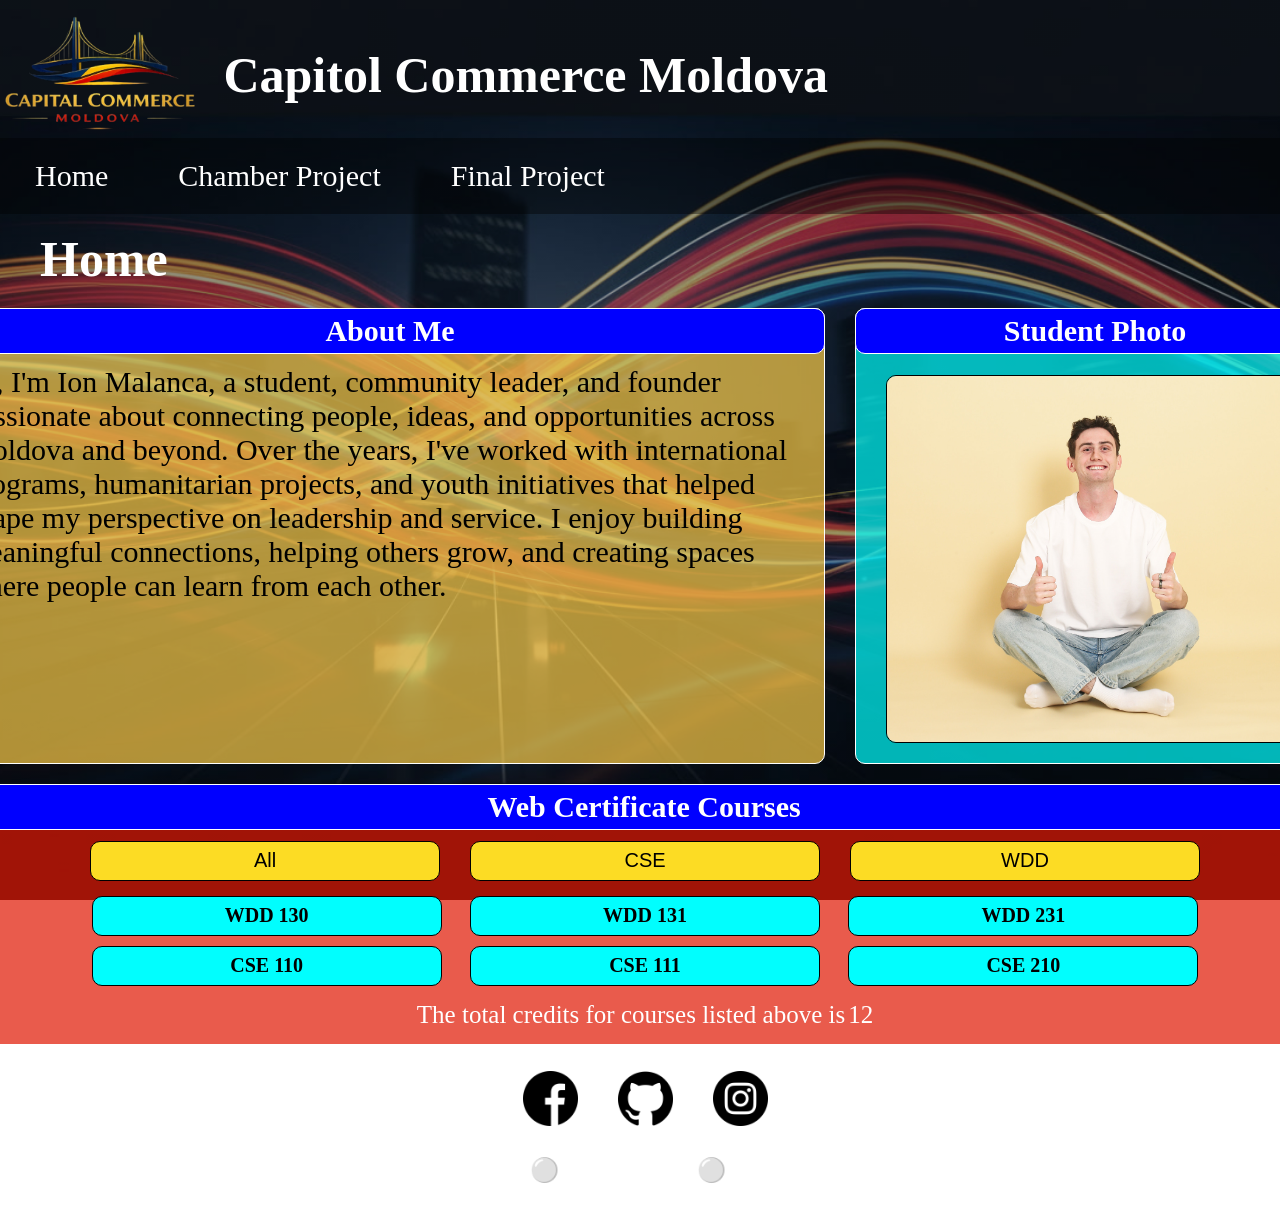
<file: index.html>
<!DOCTYPE html>
<html lang="en">
<head>
    <meta charset="UTF-8">
    <meta name="viewport" content="width=device-width, initial-scale=1.0">
    <meta name="description" content="WDD 231, Ion Malanca, This is the home page for the Chamber of Commerce Project">
    <meta name="author" content="Ion Malanca">
    <title>Home Page | WDD 231 | Ion Malanca</title>
    <link rel="stylesheet" href="styles/homepage-project.css">
    <link rel="stylesheet" href="styles/homepage-project-large.css">
    <script src="scripts/homepage-project.js" defer></script>
    <link rel="preconnect" href="https://fonts.googleapis.com">
    <link rel="preconnect" href="https://fonts.gstatic.com" crossorigin>
    <link href="https://fonts.googleapis.com/css2?family=Bebas+Neue&family=Roboto+Mono:ital@0;1&family=Roboto:ital,wght@0,100..900;1,100..900&display=swap" rel="stylesheet">
</head>
<body>
    <header>
        <div class="logo">
            <img src="images/logo-icon.png" alt="Capital Commerce Moldova Website Logo">
        </div>
        <h2>Capitol Commerce Moldova</h2>
        <button class="hamburger" id="hamburger">☰</button>
        <nav>
            <ul class="navigation" id="nav-menu">
                <li><a href="index.html">Home</a></li>
                <li><a href="-">Chamber Project</a></li>
                <li><a href="-">Final Project</a></li>
            </ul>
        </nav>
    </header>
    <main>
        <h1>Home</h1>

        <div class="student">
            <section class="about">
                <h2>About Me</h2>
                <p>Hi, I'm Ion Malanca, a student, community leader, and founder passionate about connecting people, ideas, and opportunities across Moldova and beyond.
                Over the years, I've worked with international programs, humanitarian projects, and youth initiatives that helped shape my perspective on leadership and service. I enjoy building meaningful connections, helping others grow, and creating spaces where people can learn from each other.</p>
            </section>

            <section class="photo">
                <h2>Student Photo</h2>
                <img src="images/student-photo.jpg" alt="Ion Malanca's picture">
            </section>
        </div>

        <div class="moving">
            <section class="classes">
                <h2>Web Certificate Courses</h2>
                <div class="buttons">
                    <button type="button" id="all-btn">All</button>
                    <button type="button" id="cse-btn">CSE</button>
                    <button type="button" id="wdd-btn">WDD</button>
                </div>
                <div class="list" id="course-container"></div>
                <p>The total credits for courses listed above is <span id="credits"></span> </p>
            </section>
        </div>

        <div class="centering">
            <div class="social">
                <a href="https://www.facebook.com/malanca.ion.5" target="_blank"><img src="images/facebook-icon.png" alt="Link To Facebook account"></a>
                <a href="https://github.com/ion-malanca" target="_blank"><img src="images/github-icon.png" alt="Link To GitHub account"></a>
                <a href="https://www.instagram.com/ionmalancaa/" target="_blank"><img src="images/instagram-icon.png" alt="Link To Instagram account"></a>
            </div>
        </div>
    </main>
    <footer>
        <h3 class="copy">©<span id="currentYear"></span> ⚪ Ion Malanca ⚪ Moldova</h3>
        <h3 class="modification">Last Modification: <span id="lastModified"></span></h3>
    </footer>
</body>
</html>
</file>
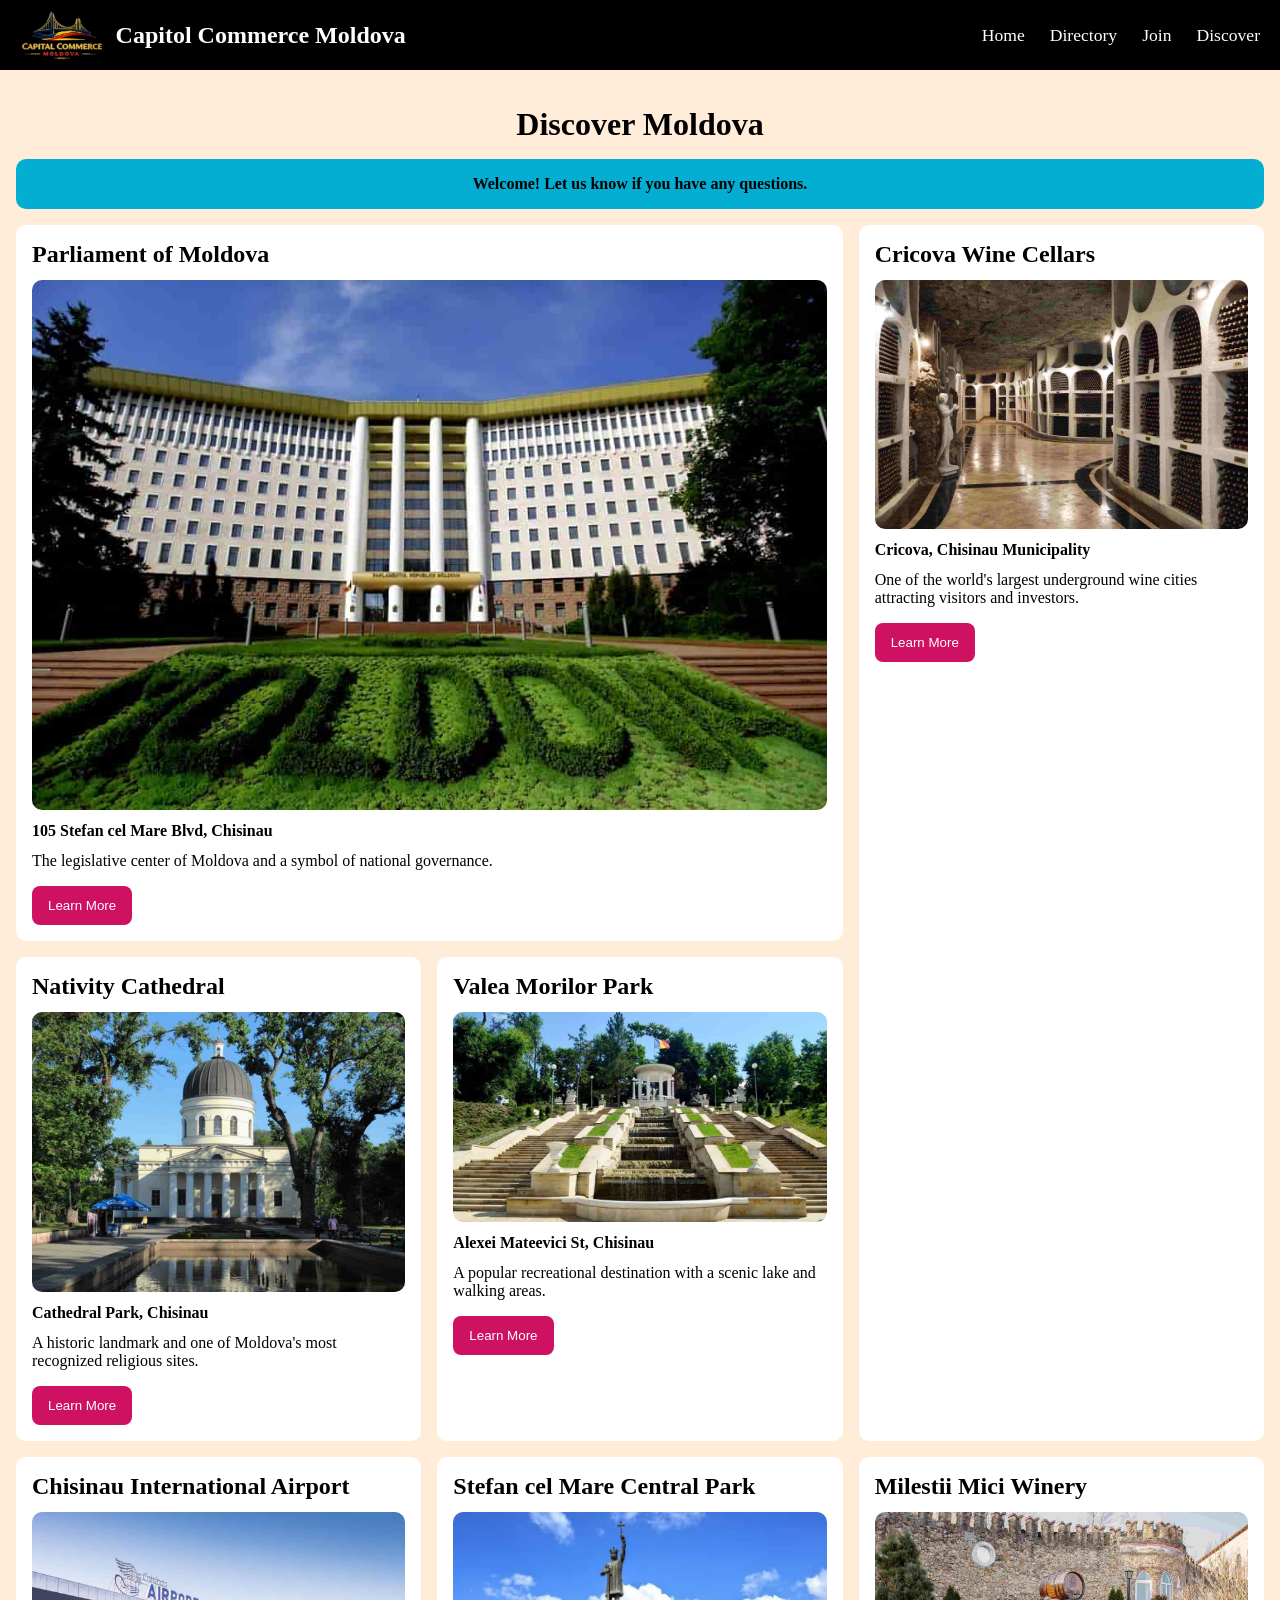
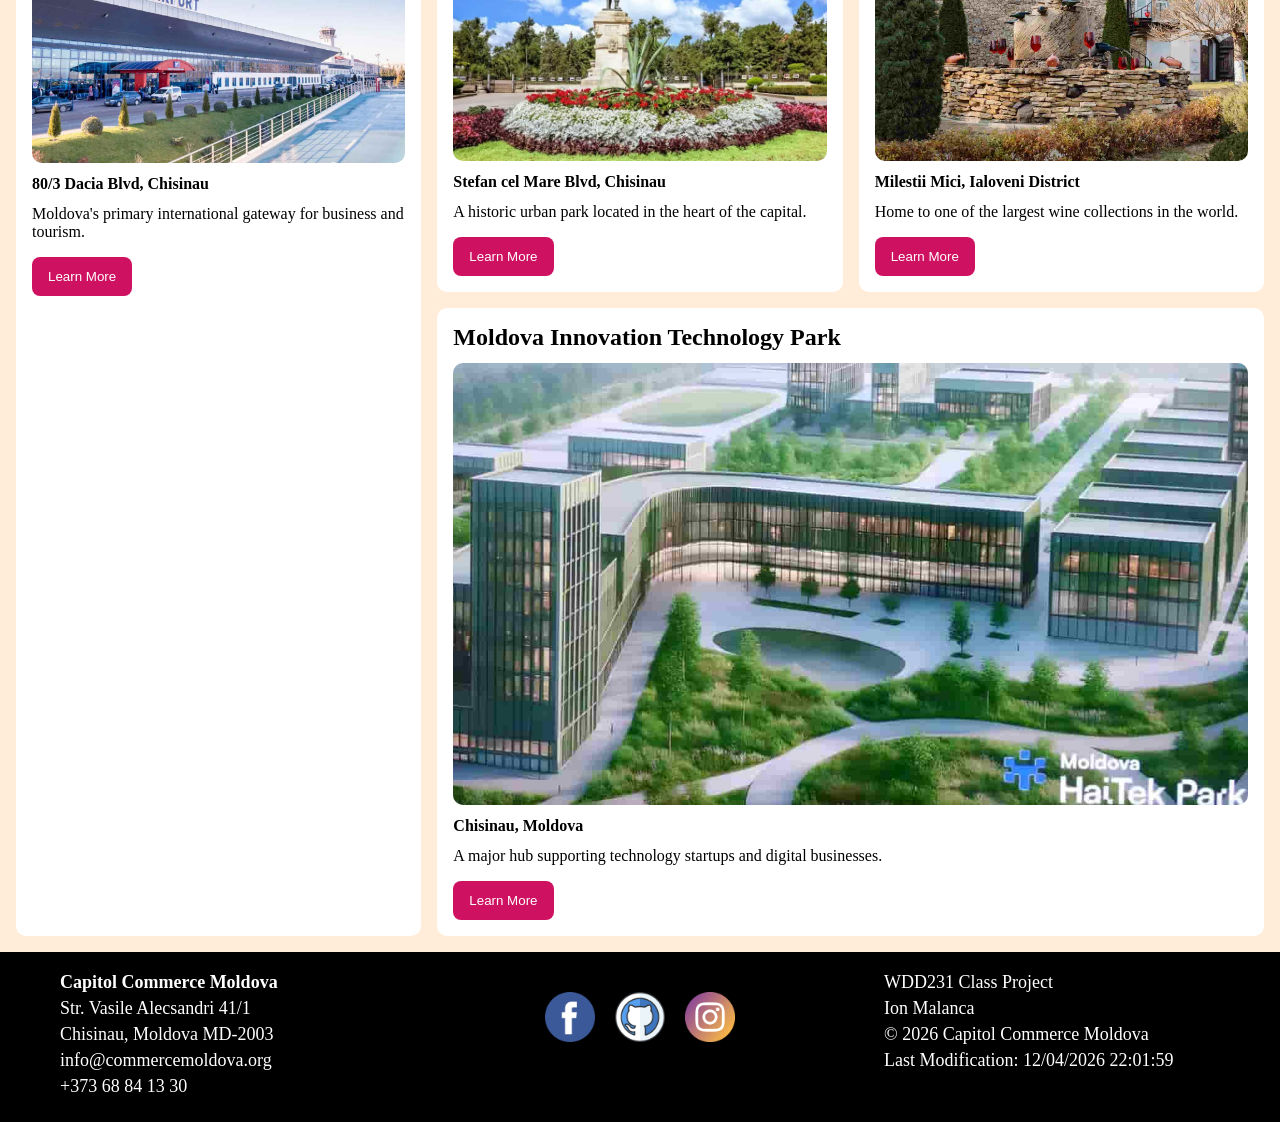
<file: chamber/discover.html>
<!DOCTYPE html>
<html lang="en">
<head>
    <meta charset="UTF-8">
    <meta name="viewport" content="width=device-width, initial-scale=1.0">
    <meta name="description" content="WDD 231, Ion Malanca, This is the Discover page for the Chamber of Commerce Project">
    <meta name="author" content="Ion Malanca">
    <title>Chamber Discover Page | WDD 231 | Ion Malanca</title>
    <link rel="stylesheet" href="styles/discover.css">
    <link rel="stylesheet" href="styles/discover-medium.css">
    <link rel="stylesheet" href="styles/discover-large.css">
    <script type="module" src="scripts/discover.js"></script>
    <link rel="preconnect" href="https://fonts.googleapis.com">
    <link rel="preconnect" href="https://fonts.gstatic.com" crossorigin>
    <link href="https://fonts.googleapis.com/css2?family=Bebas+Neue&family=Roboto+Mono:ital@0;1&family=Roboto:ital,wght@0,100..900;1,100..900&display=swap" rel="stylesheet">
    <link rel="icon" href="images/favicon.png">
    <meta property="og:title" content="Capitol Commerce Moldova">
    <meta property="og:description" content="Directory and resources for businesses in Moldova. Join, discover, and connect with local commerce.">
    <meta property="og:image" content="https://ion-malanca.github.io/wdd231/images/logo-icon.png">
    <meta property="og:url" content="https://ion-malanca.github.io/wdd231/">
    <meta property="og:type" content="website">
</head>
<body>
    <header>
        <div class="logo">
            <img src="images/logo-icon.jpg" alt="Capital Commerce Moldova Website Logo">
            <h2>Capitol Commerce Moldova</h2>
        </div>
        <button class="hamburger" id="hamburger">☰</button>
        <nav>
            <ul class="navigation" id="nav-menu">
                <li><a href="index.html">Home</a></li>
                <li><a href="directory.html">Directory</a></li>
                <li><a href="join.html">Join</a></li>
                <li><a href="discover.html">Discover</a></li>
            </ul>
        </nav>
    </header>
    <main>

        <h1>Discover Moldova</h1>

        <div id="visit-message"></div>

        <section class="discover-grid" id="discover-grid"></section>

    </main>

    <footer>
        <div class="unu">
            <p class="prima">Capitol Commerce Moldova</p>
            <p>Str. Vasile Alecsandri 41/1</p>
            <p>Chisinau, Moldova MD-2003</p>
            <p>info@commercemoldova.org</p>
            <p>+373 68 84 13 30</p>
        </div>

        <div class="doi">
            <a href="https://www.facebook.com/malanca.ion.5" target="_blank"><img src="images/facebook-icon.png" alt="Link To Facebook account"></a>
            <a href="https://github.com/ion-malanca" target="_blank"><img src="images/github-icon.png" alt="Link To GitHub account"></a>
            <a href="https://www.instagram.com/ionmalancaa/" target="_blank"><img src="images/instagram-icon.jpg" alt="Link To Instagram account"></a>
        </div>

        <div class="trei">
            <p>WDD231 Class Project</p>
            <p>Ion Malanca</p>
            <p>© <span id="currentYear"></span> Capitol Commerce Moldova</p>
            <p>Last Modification: <span id="lastModified"></span></p>
        </div>
    </footer>
</body>
</html>
</file>
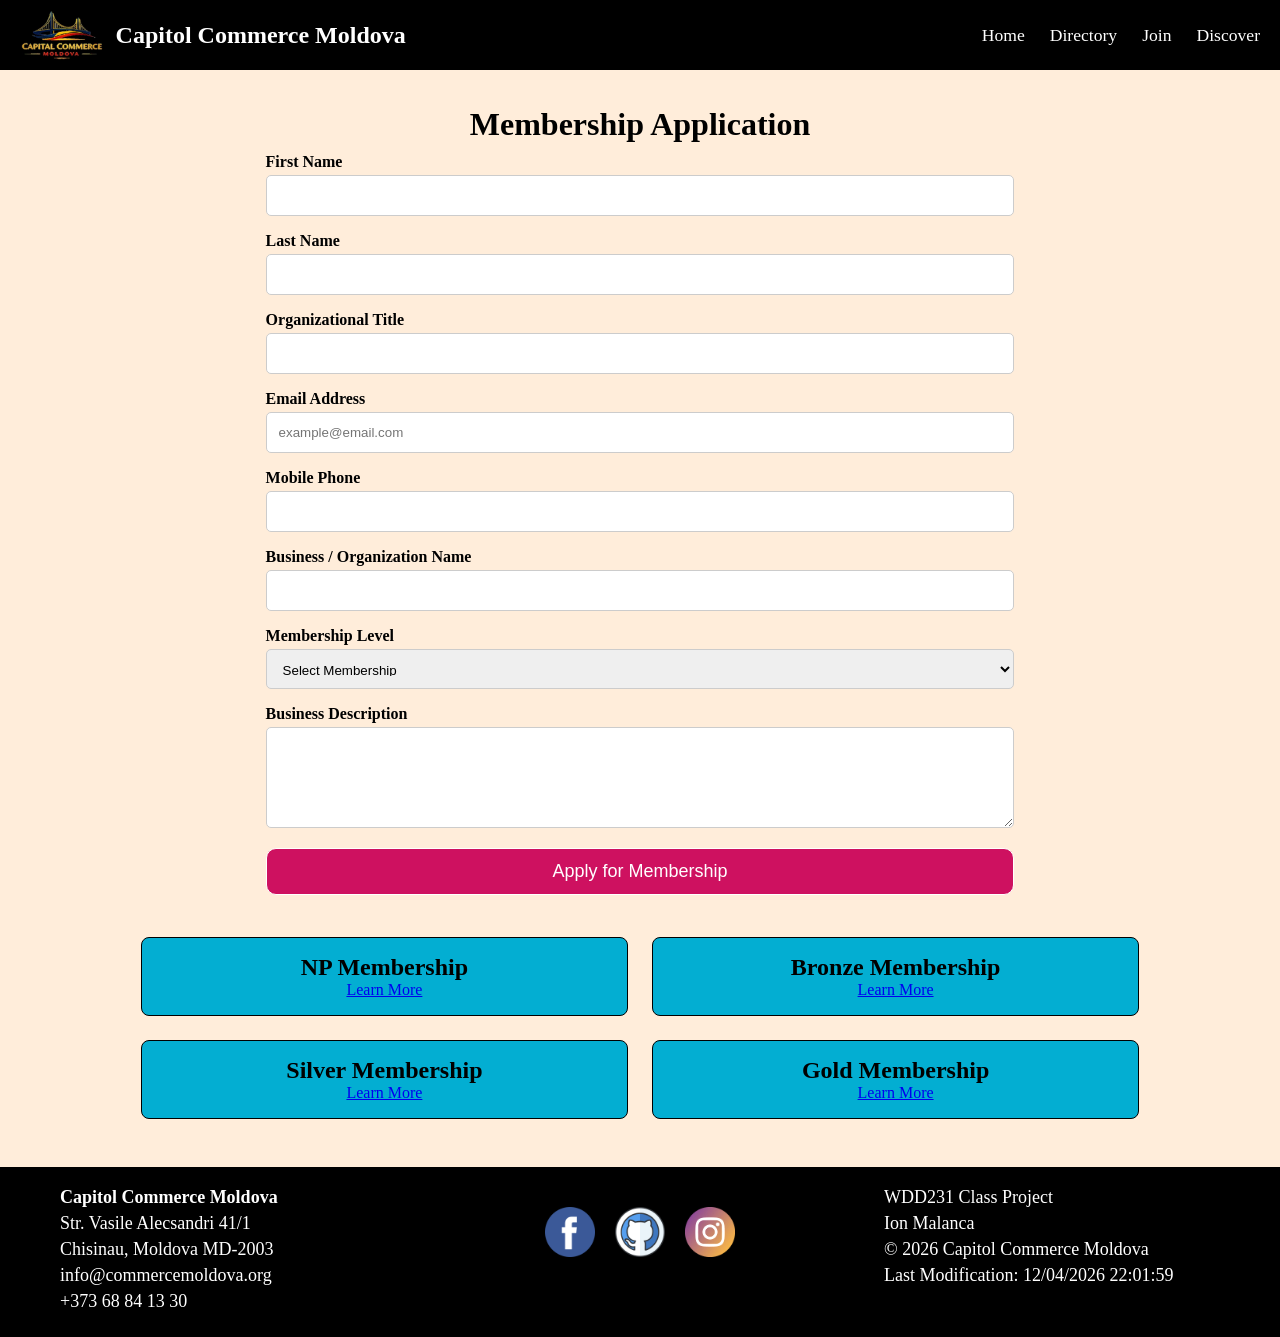
<file: chamber/join.html>
<!DOCTYPE html>
<html lang="en">
<head>
    <meta charset="UTF-8">
    <meta name="viewport" content="width=device-width, initial-scale=1.0">
    <meta name="description" content="WDD 231, Ion Malanca, This is the Join page for the Chamber of Commerce Project">
    <meta name="author" content="Ion Malanca">
    <title>Chamber Join Page | WDD 231 | Ion Malanca</title>
    <link rel="stylesheet" href="styles/join.css">
    <link rel="stylesheet" href="styles/join-large.css">
    <script src="scripts/join.js" defer></script>
    <link rel="preconnect" href="https://fonts.googleapis.com">
    <link rel="preconnect" href="https://fonts.gstatic.com" crossorigin>
    <link href="https://fonts.googleapis.com/css2?family=Bebas+Neue&family=Roboto+Mono:ital@0;1&family=Roboto:ital,wght@0,100..900;1,100..900&display=swap" rel="stylesheet">
    <link rel="icon" href="images/favicon.png">
    <meta property="og:title" content="Capitol Commerce Moldova">
    <meta property="og:description" content="Directory and resources for businesses in Moldova. Join, discover, and connect with local commerce.">
    <meta property="og:image" content="https://ion-malanca.github.io/wdd231/images/logo-icon.png">
    <meta property="og:url" content="https://ion-malanca.github.io/wdd231/">
    <meta property="og:type" content="website">
</head>
<body>
    <header>
        <div class="logo">
            <img src="images/logo-icon.jpg" alt="Capital Commerce Moldova Website Logo">
            <h2>Capitol Commerce Moldova</h2>
        </div>
        <button class="hamburger" id="hamburger">☰</button>
        <nav>
            <ul class="navigation" id="nav-menu">
                <li><a href="index.html">Home</a></li>
                <li><a href="directory.html">Directory</a></li>
                <li><a href="join.html">Join</a></li>
                <li><a href="discover.html">Discover</a></li>
            </ul>
        </nav>
    </header>
    <main>
        <section class="application-form">
            <h1>Membership Application</h1>
            <form method="get" action="thankyou.html">
                <label>
                    First Name
                    <input type="text" name="firstname" title="Applicant First Name" autocomplete="given-name" required>
                </label>

                <label>
                    Last Name
                    <input type="text" name="lastname" title="Applicant Last Name" autocomplete="family-name" required>
                </label>

                <label>
                    Organizational Title
                    <input type="text" name="orgtitle" title="Organizational Title" autocomplete="organization-title" pattern="[A-Za-z\s\-]{7,}">
                </label>

                <label>
                    Email Address
                    <input type="email" name="email" title="Email Address" autocomplete="email" placeholder="example@email.com" required>
                </label>

                <label>
                    Mobile Phone
                    <input type="tel" name="phone" title="Mobile Phone Number" autocomplete="tel" inputmode="numeric" pattern="[0-9]{7,15}" required>
                </label>

                <label>
                    Business / Organization Name
                    <input type="text" name="organization" title="Business Name" autocomplete="organization" required>
                </label>

                <label>
                    Membership Level
                    <select name="membership" required>
                        <option value="">Select Membership</option>
                        <option value="np">NP Membership</option>
                        <option value="bronze">Bronze Membership</option>
                        <option value="silver">Silver Membership</option>
                        <option value="gold">Gold Membership</option>
                    </select>
                </label>

                <label>
                    Business Description
                    <textarea name="description" title="Business Description" rows="5"></textarea>
                </label>

                <input type="hidden" id="timestamp" name="timestamp">
                <input type="submit" value="Apply for Membership">
            </form>
        </section>

        <section class="membership-cards">
            <div class="membership-card">
                <h2>NP Membership</h2>
                <a href="#" class="modal-link" data-modal="npModal">Learn More</a>
            </div>

            <div class="membership-card">
                <h2>Bronze Membership</h2>
                <a href="#" class="modal-link" data-modal="bronzeModal">Learn More</a>
            </div>

            <div class="membership-card">
                <h2>Silver Membership</h2>
                <a href="#" class="modal-link" data-modal="silverModal">Learn More</a>
            </div>

            <div class="membership-card">
                <h2>Gold Membership</h2>
                <a href="#" class="modal-link" data-modal="goldModal">Learn More</a>
            </div>
        </section>

        <dialog id="npModal">
            <h2>NP Membership</h2>
            <p>No annual fee.</p>
            <p>Access to chamber networking opportunities.</p>
            <button class="close-modal">Close</button>
        </dialog>

        <dialog id="bronzeModal">
            <h2>Bronze Membership</h2>
            <p>Directory listing.</p>
            <p>Networking events.</p>
            <p>Business promotion opportunities.</p>
            <button class="close-modal">Close</button>
        </dialog>

        <dialog id="silverModal">
            <h2>Silver Membership</h2>
            <p>All Bronze benefits.</p>
            <p>Event discounts.</p>
            <p>Training workshops.</p>
            <button class="close-modal">Close</button>
        </dialog>

        <dialog id="goldModal">
            <h2>Gold Membership</h2>
            <p>All Silver benefits.</p>
            <p>Homepage spotlight advertising.</p>
            <p>Premium sponsorship opportunities.</p>
            <button class="close-modal">Close</button>
        </dialog>
    </main>

    <footer>
        <div class="unu">
            <p class="prima">Capitol Commerce Moldova</p>
            <p>Str. Vasile Alecsandri 41/1</p>
            <p>Chisinau, Moldova MD-2003</p>
            <p>info@commercemoldova.org</p>
            <p>+373 68 84 13 30</p>
        </div>

        <div class="doi">
            <a href="https://www.facebook.com/malanca.ion.5" target="_blank"><img src="images/facebook-icon.png" alt="Link To Facebook account"></a>
            <a href="https://github.com/ion-malanca" target="_blank"><img src="images/github-icon.png" alt="Link To GitHub account"></a>
            <a href="https://www.instagram.com/ionmalancaa/" target="_blank"><img src="images/instagram-icon.jpg" alt="Link To Instagram account"></a>
        </div>

        <div class="trei">
            <p>WDD231 Class Project</p>
            <p>Ion Malanca</p>
            <p>© <span id="currentYear"></span> Capitol Commerce Moldova</p>
            <p>Last Modification: <span id="lastModified"></span></p>
        </div>
    </footer>
</body>
</html>
</file>
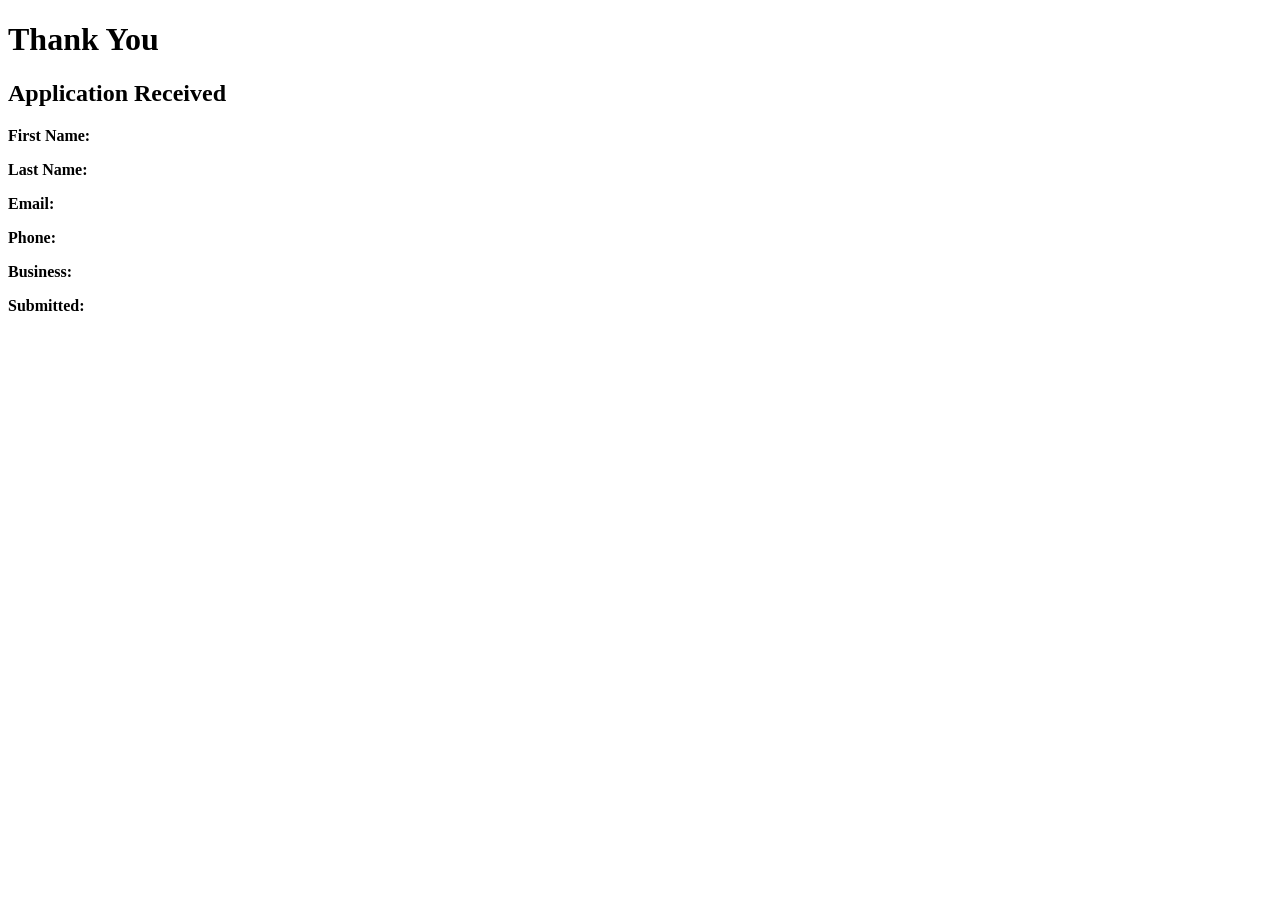
<file: chamber/thankyou.html>
<!DOCTYPE html>
<html lang="en">
<head>
    <meta charset="UTF-8">
    <meta name="viewport" content="width=device-width, initial-scale=1.0">

    <title>Thank You</title>

    <script src="scripts/thankyou.js" defer></script>
</head>
<body>

<header>
    <h1>Thank You</h1>
</header>

<main>

    <h2>Application Received</h2>

    <div class="results">
        <p><strong>First Name:</strong> <span id="firstname"></span></p>
        <p><strong>Last Name:</strong> <span id="lastname"></span></p>
        <p><strong>Email:</strong> <span id="email"></span></p>
        <p><strong>Phone:</strong> <span id="phone"></span></p>
        <p><strong>Business:</strong> <span id="organization"></span></p>
        <p><strong>Submitted:</strong> <span id="timestampDisplay"></span></p>
    </div>

</main>

</body>
</html>
</file>
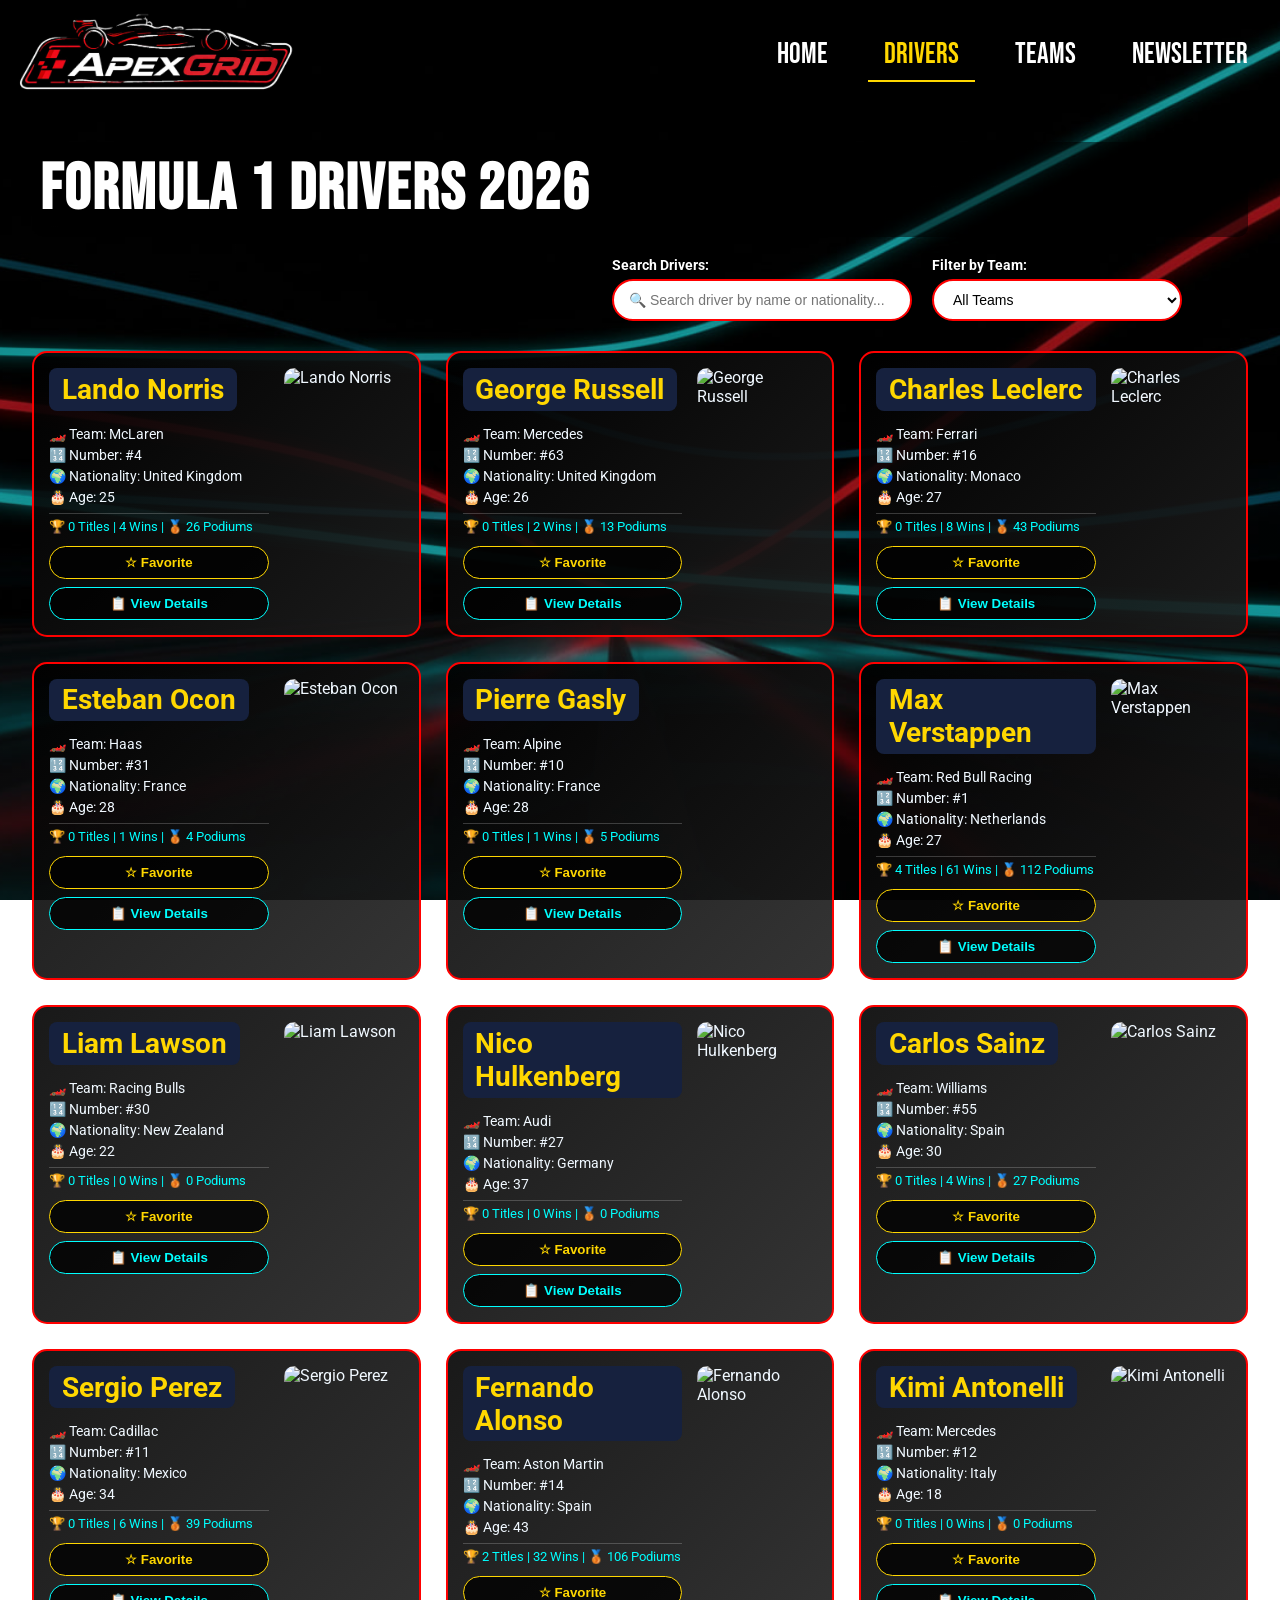
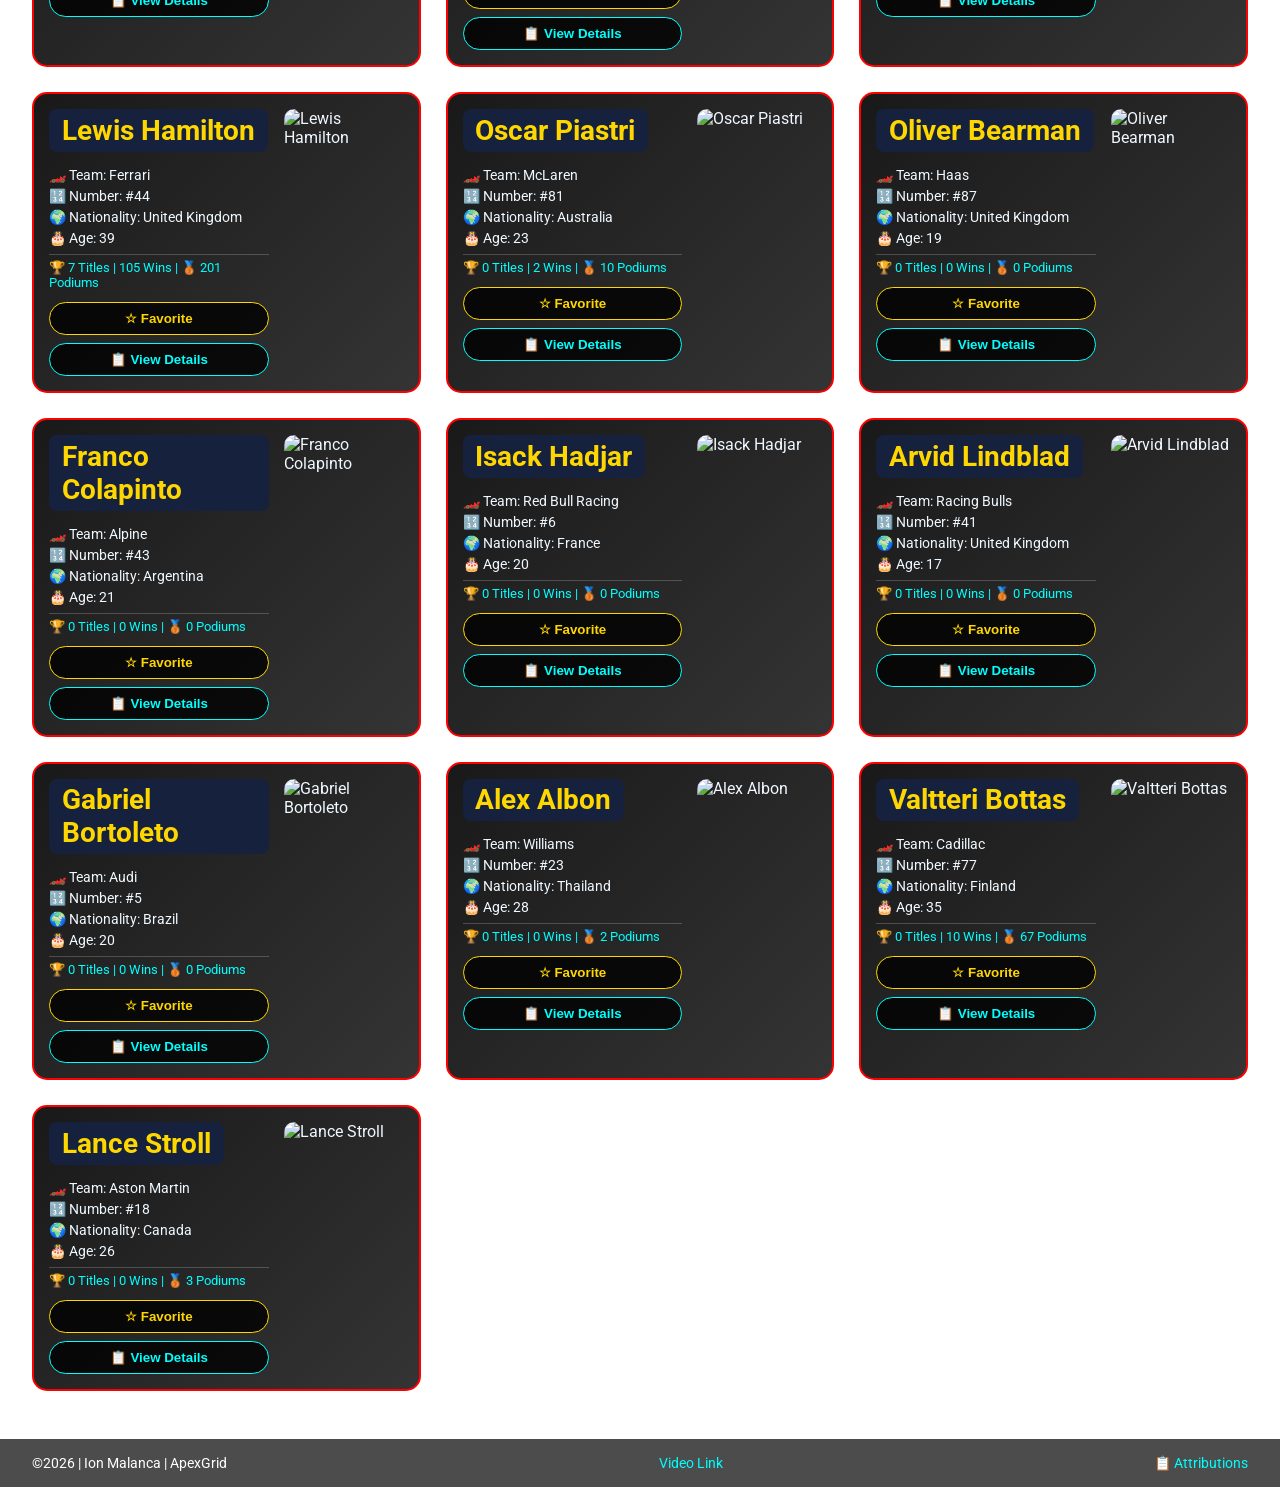
<file: project/drivers.html>
<!DOCTYPE html>
<html lang="en">
<head>
    <meta charset="UTF-8">
    <meta name="viewport" content="width=device-width, initial-scale=1.0">
    <meta name="description" content="Complete 2026 F1 driver roster with statistics, nationalities, team affiliations, championship wins, and career podiums">
    <meta name="author" content="Ion Malanca">
    <meta property="og:title" content="ApexGrid | Formula 1 Hub - Drivers, Teams & Stats">
    <meta property="og:description" content="Your ultimate destination for F1 driver statistics, team performance, and race coverage">
    <meta property="og:type" content="website">
    <meta property="og:url" content="https://ion-malanca.github.io/wdd231/project/">
    <meta property="og:image" content="https://ion-malanca.github.io/wdd231/project/images/logo.png">
    <title>ApexGrid | 2026 F1 Drivers - Full Roster & Career Stats</title>
    <link rel="icon" type="image/x-icon" href="images/favicon.ico">
    <link rel="stylesheet" href="styles/drivers.css">
    <link rel="stylesheet" href="styles/drivers-large.css"> 
    <link rel="preconnect" href="https://fonts.googleapis.com">
    <link rel="preconnect" href="https://fonts.gstatic.com" crossorigin>
    <link href="https://fonts.googleapis.com/css2?family=Bebas+Neue&family=Roboto:wght@400;700&display=swap" rel="stylesheet">
    <script type="module" src="scripts/drivers.js"></script>
</head>
<body>
    <header>
        <div class="logo">
            <img src="images/logo.png" alt="ApexGrid Website Logo" width="90" height="90">
        </div>
        <button class="hamburger" id="hamburger" aria-label="Menu">☰</button>
        <nav>
            <ul class="navigation" id="nav-menu">
                <li><a href="index.html">HOME</a></li>
                <li><a href="drivers.html" class="active">DRIVERS</a></li>
                <li><a href="teams.html">TEAMS</a></li>
                <li><a href="newsletter.html">NEWSLETTER</a></li>
            </ul>
        </nav>
    </header>
    
    <main>
        <h1>Formula 1 Drivers 2026</h1>
        
        <section class="controls">
            <div class="control-group">
                <label for="search">Search Drivers:</label>
                <input type="text" id="search" placeholder="🔍 Search driver by name or nationality...">
            </div>
            <div class="control-group">
                <label for="teamFilter">Filter by Team:</label>
                <select id="teamFilter">
                    <option value="all">All Teams</option>
                </select>
            </div>
        </section>

        <section id="drivers-container">
            <div class="loading-spinner">Loading drivers...</div>
        </section>
    </main>
    
    <footer>
        <p>©<span id="currentYear"></span> | Ion Malanca | ApexGrid</p>
        <p><a href="https://app.screencastify.com/watch/sC8EEyDcNpqSrofJAszE" target="_blank">Video Link</a></p>
        <p><a href="#" id="attributionLink">📋 Attributions</a></p>
    </footer>
    
    <dialog id="driverModal" class="modal">
        <div class="modal-content">
            <button class="close-modal" aria-label="Close">✕</button>
            <div id="modalContent"></div>
        </div>
    </dialog>
    
    <dialog id="attributionModal" class="modal modal-small">
        <div class="modal-content">
            <button class="close-modal" aria-label="Close">✕</button>
            <div id="modalContent">
                <h2>📚 Attributions</h2>
                <div class="attributions-list">
                    <p><strong>Images:</strong></p>
                    <ul>
                        <li>Formula 1 official media - Driver images</li>
                        <li>Background images from original project assets</li>
                    </ul>
                    <p><strong>Data:</strong></p>
                    <ul>
                        <li>Driver statistics from 2026 F1 season data</li>
                        <li>Career stats compiled from official F1 records</li>
                    </ul>
                    <p><strong>Fonts:</strong></p>
                    <ul>
                        <li>Bebas Neue from Google Fonts</li>
                        <li>Roboto from Google Fonts</li>
                    </ul>
                </div>
            </div>
        </div>
    </dialog>
</body>
</html>
</file>
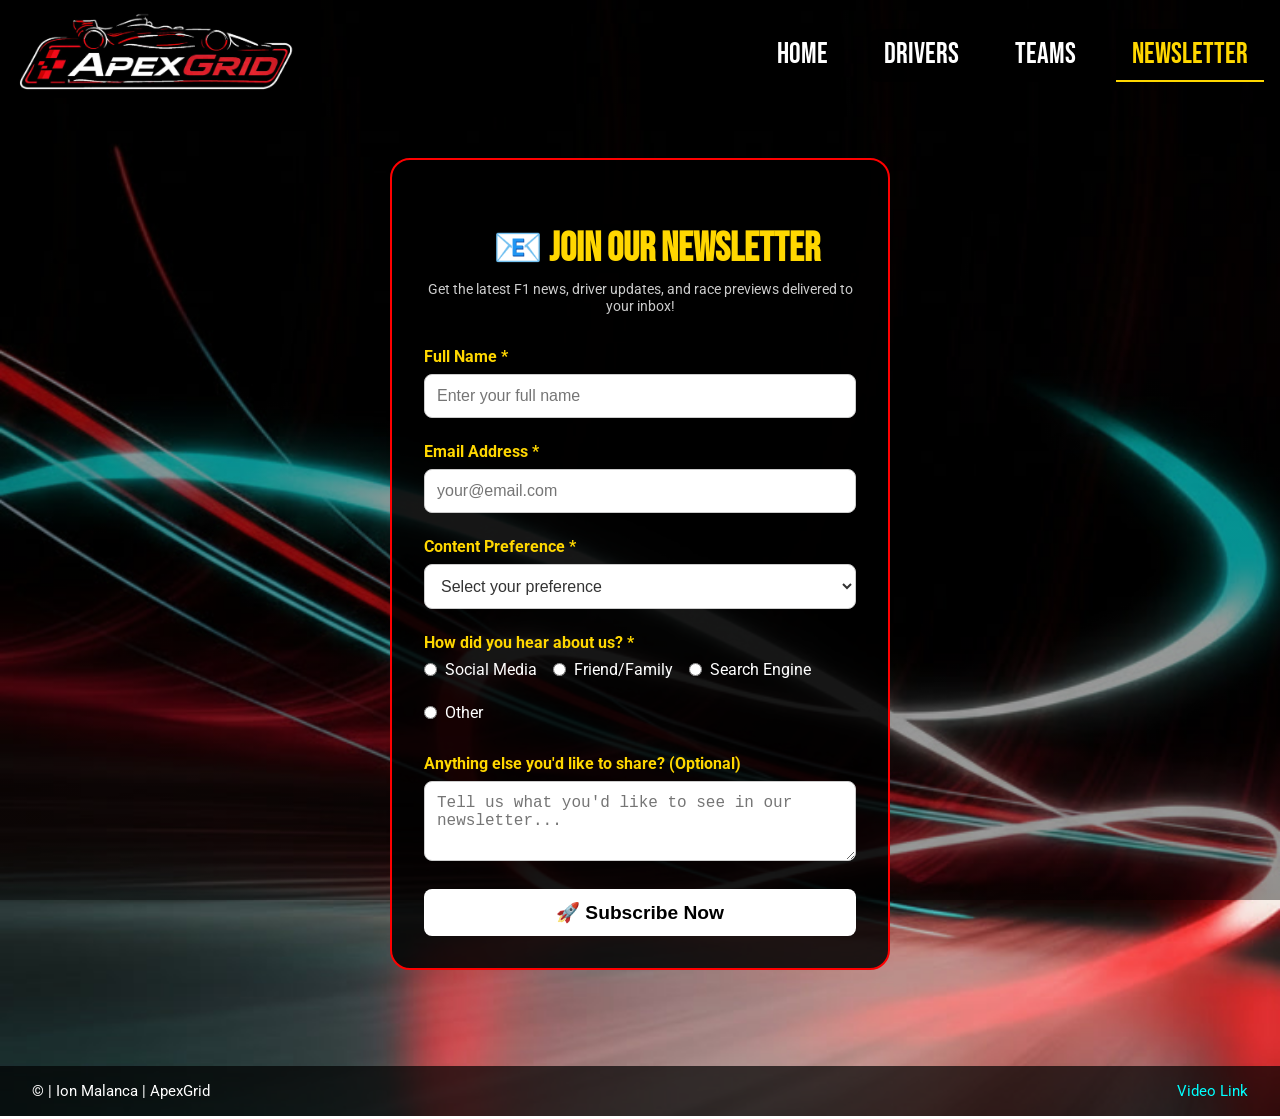
<file: project/newsletter.html>
<!DOCTYPE html>
<html lang="en">
<head>
    <meta charset="UTF-8">
    <meta name="viewport" content="width=device-width, initial-scale=1.0">
    <meta name="description" content="Join the ApexGrid newsletter for exclusive F1 content, driver interviews, and race previews delivered to your inbox">
    <meta name="author" content="Ion Malanca">
    <meta property="og:title" content="ApexGrid | Formula 1 Hub - Drivers, Teams & Stats">
    <meta property="og:description" content="Your ultimate destination for F1 driver statistics, team performance, and race coverage">
    <meta property="og:type" content="website">
    <meta property="og:url" content="https://ion-malanca.github.io/wdd231/project/">
    <meta property="og:image" content="https://ion-malanca.github.io/wdd231/project/images/logo.png">
    <title>ApexGrid | Join Our Newsletter - F1 Updates</title>
    <link rel="icon" type="image/x-icon" href="images/favicon.ico">
    <link rel="stylesheet" href="styles/index.css">
    <link rel="stylesheet" href="styles/index-large.css">
    <link rel="stylesheet" href="styles/newsletter.css">
    <script src="scripts/newsletter.js"></script>
    <link rel="preconnect" href="https://fonts.googleapis.com">
    <link rel="preconnect" href="https://fonts.gstatic.com" crossorigin>
    <link href="https://fonts.googleapis.com/css2?family=Bebas+Neue&family=Roboto:wght@400;700&display=swap" rel="stylesheet">
</head>
<body>
    <header>
        <div class="logo">
            <img src="images/logo.png" alt="ApexGrid Website Logo" width="90" height="90">
        </div>
        <button class="hamburger" id="hamburger" aria-label="Menu">☰</button>
        <nav>
            <ul class="navigation" id="nav-menu">
                <li><a href="index.html">HOME</a></li>
                <li><a href="drivers.html">DRIVERS</a></li>
                <li><a href="teams.html">TEAMS</a></li>
                <li><a href="newsletter.html" class="active">NEWSLETTER</a></li>
            </ul>
        </nav>
    </header>
    
    <main>
        <div class="form-container">
            <h1>📧 Join Our Newsletter</h1>
            <p>Get the latest F1 news, driver updates, and race previews delivered to your inbox!</p>
            
            <form id="newsletterForm" action="thank-you.html" method="GET">
                <div class="form-group">
                    <label for="name">Full Name *</label>
                    <input type="text" id="name" name="name" required placeholder="Enter your full name">
                </div>
                
                <div class="form-group">
                    <label for="email">Email Address *</label>
                    <input type="email" id="email" name="email" required placeholder="your@email.com">
                </div>
                
                <div class="form-group">
                    <label for="preference">Content Preference *</label>
                    <select id="preference" name="preference" required>
                        <option value="">Select your preference</option>
                        <option value="drivers">🏎️ Driver News & Interviews</option>
                        <option value="teams">🏭 Team Updates & Constructors</option>
                        <option value="races">🏁 Race Previews & Results</option>
                        <option value="all">📰 All F1 Content</option>
                    </select>
                </div>
                
                <div class="form-group">
                    <label>How did you hear about us? *</label>
                    <div class="radio-group">
                        <label>
                            <input type="radio" name="source" value="social" required> Social Media
                        </label>
                        <label>
                            <input type="radio" name="source" value="friend"> Friend/Family
                        </label>
                        <label>
                            <input type="radio" name="source" value="search"> Search Engine
                        </label>
                        <label>
                            <input type="radio" name="source" value="other"> Other
                        </label>
                    </div>
                </div>
                
                <div class="form-group">
                    <label for="message">Anything else you'd like to share? (Optional)</label>
                    <textarea id="message" name="message" rows="3" placeholder="Tell us what you'd like to see in our newsletter..."></textarea>
                </div>
                
                <button type="submit" class="submit-btn">🚀 Subscribe Now</button>
            </form>
        </div>
    </main>
    
    <footer>
        <p>©<span id="currentYear"></span> | Ion Malanca | ApexGrid</p>
        <p><a href="https://app.screencastify.com/watch/sC8EEyDcNpqSrofJAszE" target="_blank">Video Link</a></p>
    </footer>
</body>
</html>
</file>
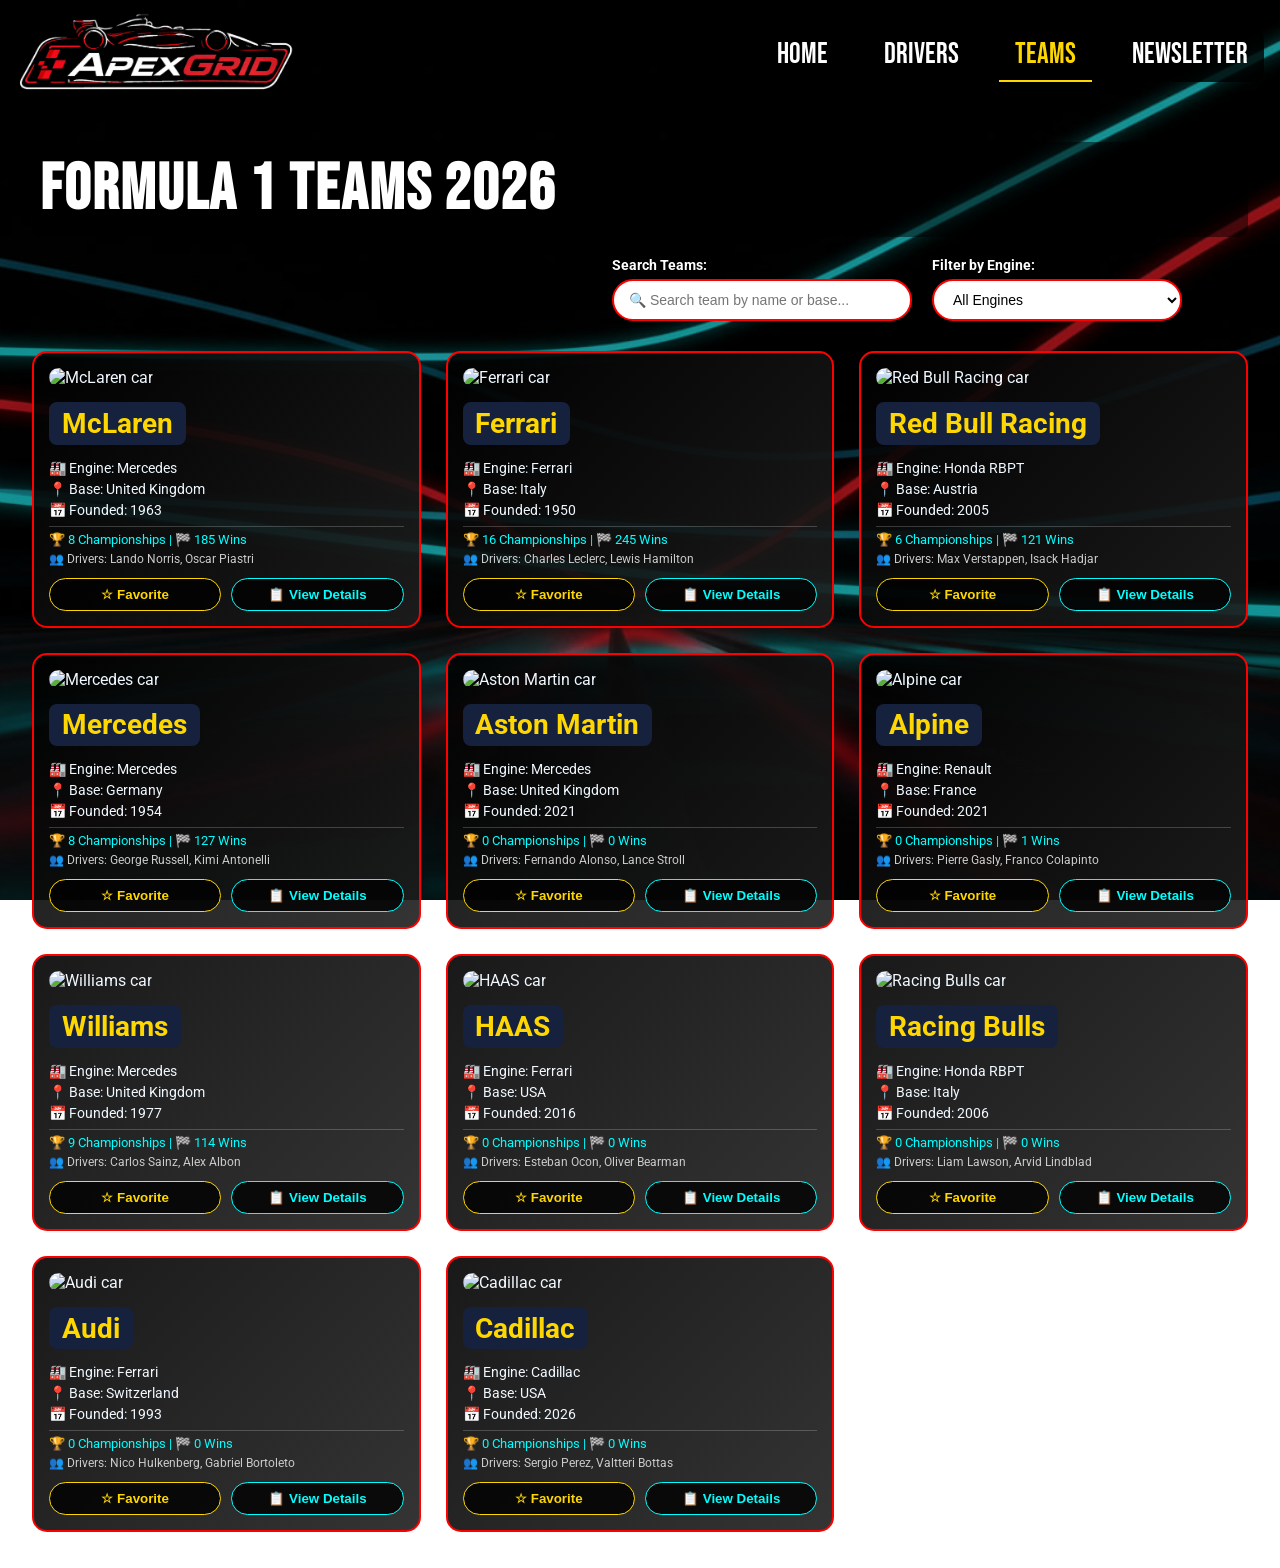
<file: project/teams.html>
<!DOCTYPE html>
<html lang="en">
<head>
    <meta charset="UTF-8">
    <meta name="viewport" content="width=device-width, initial-scale=1.0">
    <meta name="description" content="Complete 2026 F1 teams and constructors with engine specifications, base locations, championships, and driver lineups">
    <meta name="author" content="Ion Malanca">
    <meta property="og:title" content="ApexGrid | Formula 1 Hub - Drivers, Teams & Stats">
    <meta property="og:description" content="Your ultimate destination for F1 driver statistics, team performance, and race coverage">
    <meta property="og:type" content="website">
    <meta property="og:url" content="https://ion-malanca.github.io/wdd231/project/">
    <meta property="og:image" content="https://ion-malanca.github.io/wdd231/project/images/logo.png">
    <title>ApexGrid | 2026 F1 Teams - Constructors & Stats</title>
    <link rel="icon" type="image/x-icon" href="images/favicon.ico">
    <link rel="stylesheet" href="styles/teams.css">
    <link rel="stylesheet" href="styles/teams-large.css">
    <link rel="preconnect" href="https://fonts.googleapis.com">
    <link rel="preconnect" href="https://fonts.gstatic.com" crossorigin>
    <link href="https://fonts.googleapis.com/css2?family=Bebas+Neue&family=Roboto:wght@400;700&display=swap" rel="stylesheet">
    <script type="module" src="scripts/teams.js"></script>
</head>
<body>
    <header>
        <div class="logo">
            <img src="images/logo.png" alt="ApexGrid Website Logo" width="90" height="90">
        </div>
        <button class="hamburger" id="hamburger" aria-label="Menu">☰</button>
        <nav>
            <ul class="navigation" id="nav-menu">
                <li><a href="index.html">HOME</a></li>
                <li><a href="drivers.html">DRIVERS</a></li>
                <li><a href="teams.html" class="active">TEAMS</a></li>
                <li><a href="newsletter.html">NEWSLETTER</a></li>
            </ul>
        </nav>
    </header>
    
    <main>
        <h1>Formula 1 Teams 2026</h1>
        
        <section class="controls">
            <div class="control-group">
                <label for="search">Search Teams:</label>
                <input type="text" id="search" placeholder="🔍 Search team by name or base...">
            </div>
            <div class="control-group">
                <label for="engineFilter">Filter by Engine:</label>
                <select id="engineFilter">
                    <option value="all">All Engines</option>
                </select>
            </div>
        </section>

        <section id="teams-container">
            <div class="loading-spinner">🏭 Loading teams...</div>
        </section>
    </main>
    
    <footer>
        <p>©<span id="currentYear"></span> | Ion Malanca | ApexGrid</p>
        <p><a href="https://app.screencastify.com/watch/sC8EEyDcNpqSrofJAszE" target="_blank">Video Link</a></p>
        <p><a href="#" id="attributionLink">📋 Attributions</a></p>
    </footer>

    <dialog id="teamModal" class="modal">
        <div class="modal-content">
            <button class="close-modal" aria-label="Close">✕</button>
            <div id="modalContent"></div>
        </div>
    </dialog>

    <dialog id="attributionModal" class="modal modal-small">
        <div class="modal-content">
            <button class="close-modal" aria-label="Close">✕</button>
            <div id="modalContent">
                <h2>📚 Attributions</h2>
                <div class="attributions-list">
                    <p><strong>Images:</strong></p>
                    <ul>
                        <li>Formula 1 official media - Team and car images</li>
                        <li>Background images from original project assets</li>
                    </ul>
                    <p><strong>Data:</strong></p>
                    <ul>
                        <li>Team statistics from 2026 F1 season data</li>
                        <li>Constructor info compiled from official F1 records</li>
                    </ul>
                    <p><strong>Fonts:</strong></p>
                    <ul>
                        <li>Bebas Neue from Google Fonts</li>
                        <li>Roboto from Google Fonts</li>
                    </ul>
                </div>
            </div>
        </div>
    </dialog>
</body>
</html>
</file>
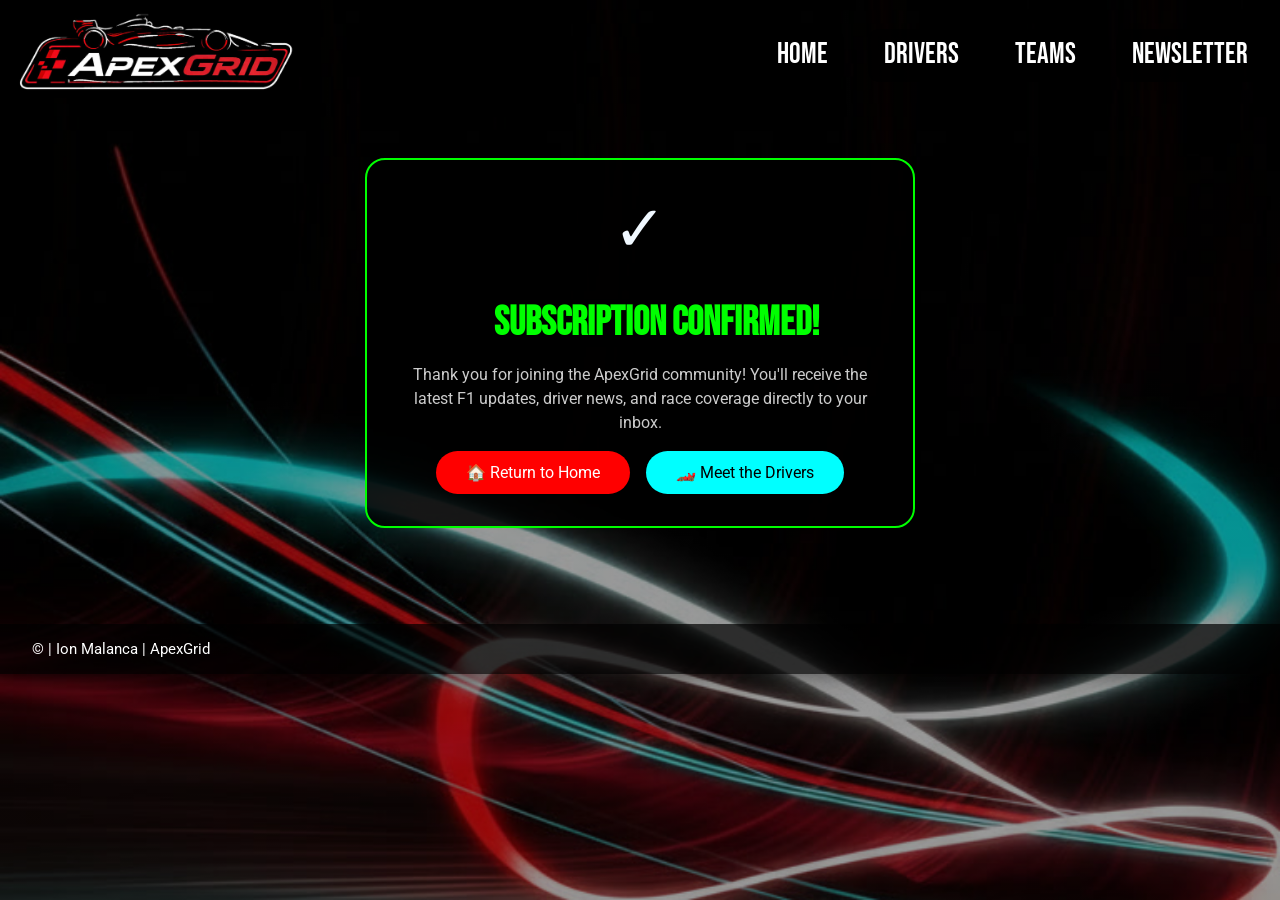
<file: project/thank-you.html>
<!DOCTYPE html>
<html lang="en">
<head>
    <meta charset="UTF-8">
    <meta name="viewport" content="width=device-width, initial-scale=1.0">
    <meta name="description" content="Thank you for subscribing to the ApexGrid Formula 1 newsletter">
    <meta name="author" content="Ion Malanca">
    <meta property="og:title" content="ApexGrid | Formula 1 Hub - Drivers, Teams & Stats">
    <meta property="og:description" content="Your ultimate destination for F1 driver statistics, team performance, and race coverage">
    <meta property="og:type" content="website">
    <meta property="og:url" content="https://ion-malanca.github.io/wdd231/project/"> 
    <meta property="og:image" content="https://ion-malanca.github.io/wdd231/project/images/logo.png"> 
    <title>Thank You | ApexGrid Subscription Confirmed</title>
    <link rel="icon" type="image/x-icon" href="images/favicon.ico">
    <link rel="stylesheet" href="styles/index.css">
    <link rel="stylesheet" href="styles/index-large.css">
    <link rel="stylesheet" href="styles/thank-you.css">
    <script src="scripts/thank-you.js"></script>
    <link rel="preconnect" href="https://fonts.googleapis.com">
    <link rel="preconnect" href="https://fonts.gstatic.com" crossorigin>
    <link href="https://fonts.googleapis.com/css2?family=Bebas+Neue&family=Roboto:wght@400;700&display=swap" rel="stylesheet">
</head>
<body>
    <header>
        <div class="logo">
            <img src="images/logo.png" alt="ApexGrid Website Logo" width="90" height="90">
        </div>
        <button class="hamburger" id="hamburger" aria-label="Menu">☰</button>
        <nav>
            <ul class="navigation" id="nav-menu">
                <li><a href="index.html">HOME</a></li>
                <li><a href="drivers.html">DRIVERS</a></li>
                <li><a href="teams.html">TEAMS</a></li>
                <li><a href="newsletter.html">NEWSLETTER</a></li>
            </ul>
        </nav>
    </header>
    
    <main>
        <div class="thank-you-card">
            <div class="checkmark">✓</div>
            <h1>Subscription Confirmed!</h1>
            <div id="formDataDisplay"></div>
            <p>Thank you for joining the ApexGrid community! You'll receive the latest F1 updates, driver news, and race coverage directly to your inbox.</p>
            <div class="button-group">
                <a href="index.html" class="home-btn">🏠 Return to Home</a>
                <a href="drivers.html" class="drivers-btn">🏎️ Meet the Drivers</a>
            </div>
        </div>
    </main>
    
    <footer>
        <p>©<span id="currentYear"></span> | Ion Malanca | ApexGrid</p>
    </footer>
</body>
</html>
</file>
<file: styles/homepage-project.css>
* {
	margin: 0;
	padding: 0;
	box-sizing: border-box;
    color: rgba(255, 255, 255);
}

body {
    max-width: 400px;
    background-image: 
        linear-gradient(rgba(0, 0, 0, 0.4), rgba(0, 0, 0, 0.4)),
        url("../images/phone-background.jpg");
    background-size: 400px auto;
    background-position: left top;
    background-repeat: no-repeat;
    background-attachment: fixed;
}

header {
    display: flex;
    height: 90px;
    align-items: center;
}

header img {
    height: 60px;
}

header h2{
    font-size: 17px;
    color: rgba(255, 255, 255);
    margin-left: 10px;
}

.hamburger {
    display: flex;
    font-size: 2rem;
    background: none;
    border: none;
    color: rgba(255, 255, 255);
    margin-left: 50px;
    position: relative;
    top: -3px;
}

header nav {
    margin-top: 65px;
}

.navigation {
    display: none;
    gap: 20px;
    font-size: 1rem;
    padding: 1rem;
    list-style-type: none;
    width: 400px;
    background-color: rgba(11, 16, 23);
    position: absolute;
    left: 0;
    z-index: 1000;
}

.navigation.active {
    display: grid;
}

.navigation a {
    text-decoration: none;
}

li {
    padding: 5px;
    transition-duration: 0.4s;
}

li:hover {
    background-color: rgba(206, 17, 96);
    color: rgba(255, 255, 255);
}

main h1 {
    margin-left: 10px;
    margin-bottom: 20px;
}

.about, .photo, .classes, .social{
    display: flex;
    flex-direction: column;
    width: 380px;
    border-style: solid;
    border-width: 1px;
    margin-left: 10px;
    border-color: rgba(255, 255, 255);
    border-radius: 10px;
    margin-bottom: 20px;
    color: rgba(0, 0, 0);
}

.about {
    background-color: rgba(250, 203, 72, 0.7);
}

.about h2, .photo h2, .classes h2 {
    display: flex;
    background-color: rgba(0, 0, 255);
    width: 380px;
    padding: 5px;
    justify-content: center;
    border-style: solid;
    border-width: 1px;
    border-color: rgba(255, 255, 255);
    border-radius: 10px;
    position: relative;
    top: -1px;
    left: -1px;
}

.about p {
    display: flex;
    color: rgba(0, 0, 0);
    padding: 10px;
}

.photo {
    background-color: rgba(1, 254, 254, 0.7);
}

.photo img {
    width: 320px;
    margin: 20px 0 20px 30px;
    border-style: solid;
    border-width: 1px;
    border-color: rgba(0, 0, 0);
    border-radius: 10px;
}

.classes {
    background-color: rgba(224, 22, 1, 0.7);
    color: rgba(255, 255, 255);
}

.buttons {
    display: flex;
    padding: 10px;
    padding-bottom: 5px;
    justify-content: center;
    gap: 10px;
}

.buttons button {
    width: 100px;
    height: 20px;
    background-color: rgba(252, 220, 36);
    color: rgba(0, 0, 0);
    border-style: solid;
    border-width: 1px;
    border-color: rgba(0, 0, 0);
    border-radius: 10px;
    transition-duration: 0.4s;
}


.buttons button:hover {
  background-color: rgba(255, 0, 0);
  color: rgba(255, 255, 255);
}

.course {
    display: flex;
    background-color: rgba(1, 254, 254);
    margin: 5px;
    border-style: solid;
    border-width: 1px;
    border-color: rgba(0, 0, 0);
    border-radius: 10px;
    justify-content: center;
}

.course h3 {
    color: rgba(0, 0, 0);
    font-size: 20px;
    padding: 2px;
}

.classes p {
    display: flex;
    justify-content: center;
    gap: 3px;
    margin-bottom: 5px;
    color: rgba(255, 255, 255);
}

.social {
    flex-direction: row;
    background-color: rgba(255, 255, 255);
    justify-content: center;
    gap: 30px;
}

.social img {
    height: 55px;
    width: auto;
    margin: 5px;
}

footer {
    display: flex;
    flex-direction: column;
    align-items: center;
    margin-bottom: 20px;
}
</file>
<file: styles/homepage-project-large.css>
@media (min-width: 600px) {
    body {
        max-width: none;
        background-image: 
            linear-gradient(rgba(0, 0, 0, 0.4), rgba(0, 0, 0, 0.4)),
            url("../images/background.jpg");
        background-size: cover;
        background-position: center;
    }

    .hamburger {
        display: none;
    }

    header {
        height: 150px;
    }

    header img {
        height: 120px;
    }

    header h2{
        font-size: 50px;
        margin-left: 18px;
    }

    .navigation {
        display: flex;
        margin-top: 30px;
        width: 100%;
        background-color: rgba(0, 0, 0, 0.4);
        gap: 60px;
        padding-left: 30px;
    }

    .navigation a {
        font-size: 30px;
    }

    main h1 {
        margin-top: 80px;
        margin-left: 40px;
        font-size: 50px;
    }

    .student {
        display: flex;
        justify-content: center;
        gap: 20px
    }

    .about h2, .photo h2, .classes h2 {
        font-size: 30px;
    }

    .about {
        width: 870px;
    }

    .photo img {
        width: 420px;
    }

    .photo {
        width: 480px;
    }

    .photo h2 {
        width: 480px;
    }

    .about h2 {
        width: 870px;
    }

    .about p {
        font-size: 30px;
    }

    .moving {
        display: flex;
        justify-content: center;
    }

    .classes, .classes h2 {
        width: 1380px;
    }

    .buttons {
        gap: 30px;
    }

    .buttons button {
        width: 350px;
        height: 40px;
        font-size: 20px;
    }

    .classes {
        align-items: center;
    }

    .list {
        width: 1110px;
        display: grid;
        grid-template-columns: 1fr 1fr 1fr;
        align-content: center;
        justify-items: center;
        column-gap: 25px;
        row-gap: 10px;
        margin-top: 10px;
    }

    .course {
        margin: 0%;
        width: 350px;
        height: 40px;
        font-size: 15px;
        align-items: center;
    }

    .classes p {
        margin: 15px;
        font-size: 25px;
    }

    .social {
        width: 1380px;
    }

    .centering {
        display: flex;
        justify-content: center;
    }

    footer {
        font-size: 20px;
    }
}
</file>
<file: chamber/styles/discover.css>
* {
    margin: 0;
    padding: 0;
    box-sizing: border-box;
}

body {
    max-width: 100%;
    margin: 0;
}

header {
    display: flex;
    align-items: center;
    justify-content: space-between;
    background-color: black;
    padding: 10px;
    flex-wrap: wrap;
}

.logo {
    display: flex;
    align-items: center;
    gap: 10px;
}

header img {
    height: 50px;
    width: auto;
}

header h2 {
    font-size: 16px;
    color: white;
    margin: 0;
}

.hamburger {
    display: block;
    font-size: 2rem;
    background: none;
    border: none;
    color: white;
    cursor: pointer;
    order: 3;
}

nav {
    width: 100%;
    order: 4;
}

.navigation {
    display: none;
    gap: 0;
    font-size: 1rem;
    list-style-type: none;
    background-color: rgba(11, 16, 23);
    flex-direction: column;
    width: 100%;
    margin-top: 10px;
}

.navigation.active {
    display: flex;
}

.navigation li {
    padding: 0;
    border-bottom: 1px solid #333;
}

.navigation a {
    display: block;
    width: 100%;
    padding: 15px 16px;
    text-decoration: none;
    color: white;
}

.navigation a:hover,
.navigation a.active {
    background-color: rgba(206, 17, 96);
}

li:hover {
    background-color: rgba(206, 17, 96);
}

main {
    background-color: #FFEDDA;
    padding: 1rem;
}

main h1 {
    text-align: center;
    margin-bottom: 1rem;
}

#visit-message {
    background-color: rgb(3, 174, 210);
    color: black;
    padding: 1rem;
    border-radius: 10px;
    margin-bottom: 1rem;
    text-align: center;
    font-weight: bold;
}

.discover-grid {
    display: grid;
    gap: 1rem;

    grid-template-areas:
        "one"
        "two"
        "three"
        "four"
        "five"
        "six"
        "seven"
        "eight";
}

.card {
    background: white;
    border-radius: 10px;
    padding: 1rem;
}

.card img {
    width: 100%;
    display: block;
    border-radius: 10px;
}

.card h2 {
    margin-bottom: .75rem;
}

.card address {
    margin: .75rem 0;
    font-style: normal;
    font-weight: bold;
}

.card p {
    margin-bottom: 1rem;
}

.card button {
    background-color: rgba(206,17,96);
    color: white;
    border: none;
    padding: .75rem 1rem;
    border-radius: 8px;
    cursor: pointer;
}

.card1 { grid-area: one; }
.card2 { grid-area: two; }
.card3 { grid-area: three; }
.card4 { grid-area: four; }
.card5 { grid-area: five; }
.card6 { grid-area: six; }
.card7 { grid-area: seven; }
.card8 { grid-area: eight; }


footer {
    background-color: black;
    padding: 20px;
    gap: 20px;
    color: white;
    text-align: center;
}

.unu p, .trei p {
    margin-bottom: 5px;
    font-size: large;
}

.prima {
    font-weight: bolder;
}

.doi img {
    width: 50px;
}

.doi {
    display: flex;
    justify-content: center;
    gap: 20px;
    margin: 20px 0;
}
</file>
<file: chamber/styles/discover-medium.css>
@media (min-width: 641px) {

    .discover-grid {
        grid-template-columns: 1fr 1fr;

        grid-template-areas:
            "one two"
            "three four"
            "five six"
            "seven eight";
    }

    .card img:hover {
        transform: scale(1.05);
        filter: brightness(1.1);
        transition: .3s;
    }
}
</file>
<file: chamber/styles/discover-large.css>
@media (min-width: 1025px) {
    body {
        max-width: none;
    }

    header {
        display: flex;
        align-items: center;
        justify-content: space-between;
        padding: 10px 20px;
        flex-wrap: nowrap;
    }

    .logo {
        flex-shrink: 0;
    }

    header h2 {
        font-size: 1.5rem;
        white-space: nowrap;
    }

    .hamburger {
        display: none !important;
    }

    nav {
        width: auto;
        order: 2;
    }

    .navigation {
        display: flex !important;
        flex-direction: row;
        background-color: transparent;
        width: auto;
        margin-top: 0;
        gap: 25px;
    }

    .navigation li {
        border-bottom: none;
    }

    .navigation a {
        padding: 10px 0;
        font-size: 1.1rem;
    }

    .navigation a:hover {
        background-color: transparent;
        color: rgba(206, 17, 96);
    }

    main h1 {
        font-size: xx-large;
        margin-top: 20px;
    }

    .discover-grid {

        grid-template-columns:
            1fr 1fr 1fr;

        grid-template-areas:
            "one one two"
            "three four two"
            "five six seven"
            "five eight eight";
    }

    .card img:hover {
        transform: scale(1.08);
        filter: brightness(1.15);
        box-shadow: 0 0 15px rgba(0,0,0,.3);
    }

    footer {
        display: flex;
        justify-content: space-between;
        align-items: flex-start;
        gap: 1rem;
        padding: 20px;
        text-align: left;
    }

    footer div {
        text-align: left;
        flex: 1;
        margin-left: 40px;
    }
}
</file>
<file: chamber/styles/join.css>
* {
    margin: 0;
    padding: 0;
    box-sizing: border-box;
}

body {
    max-width: 100%;
    margin: 0;
}

header {
    display: flex;
    align-items: center;
    justify-content: space-between;
    background-color: black;
    padding: 10px;
    flex-wrap: wrap;
}

.logo {
    display: flex;
    align-items: center;
    gap: 10px;
}

header img {
    height: 50px;
    width: auto;
}

header h2 {
    font-size: 16px;
    color: white;
    margin: 0;
}

.hamburger {
    display: block;
    font-size: 2rem;
    background: none;
    border: none;
    color: white;
    cursor: pointer;
    order: 3;
}

nav {
    width: 100%;
    order: 4;
}

.navigation {
    display: none;
    gap: 0;
    font-size: 1rem;
    list-style-type: none;
    background-color: rgba(11, 16, 23);
    flex-direction: column;
    width: 100%;
    margin-top: 10px;
}

.navigation.active {
    display: flex;
}

.navigation li {
    padding: 0;
    border-bottom: 1px solid #333;
}

.navigation a {
    display: block;
    width: 100%;
    padding: 15px 16px;
    text-decoration: none;
    color: white;
}

.navigation a:hover,
.navigation a.active {
    background-color: rgba(206, 17, 96);
}

li:hover {
    background-color: rgba(206, 17, 96);
}

main {
    background-color: #FFEDDA;
    padding: 1rem;
}

main h1 {
    margin-bottom: 10px;
    text-align: center;
}

form {
    display: flex;
    flex-direction: column;
    gap: 1rem;
}

label {
    display: flex;
    flex-direction: column;
    font-weight: bold;
}

input,
select,
textarea {
    padding: .75rem;
    margin-top: .25rem;
    border: 1px solid #ccc;
    border-radius: 5px;
}

select {
    height: 40px;
}

input[type="submit"] {
    cursor: pointer;
    background-color: rgba(206, 17, 96);
    border-style: solid;
    border-width: 1px;
    border-color: #ffffff;
    border-radius: 10px;
    color: white;
    margin-bottom: 10px;
    padding: 12px;
    font-size: 1.1rem;
}

.membership-cards {
    margin-top: 2rem;
    display: grid;
    gap: 1rem;
}

.membership-card {
    background-color: rgb(3, 174, 210);
    border: 1px solid black;
    border-radius: 8px;
    padding: 1rem;
    text-align: center;
    opacity: 0;
    transform: translateY(40px) scale(0.95);
    filter: blur(4px);
    transition: all 0.8s ease-out;
}

.membership-card.show {
    opacity: 1;
    transform: translateY(0) scale(1);
    filter: blur(0);
}

.membership-card:nth-child(2) {
    transition-delay: 0.1s;
}

.membership-card:nth-child(3) {
    transition-delay: 0.2s;
}

.membership-card:nth-child(4) {
    transition-delay: 0.3s;
}

dialog {
    border-radius: 10px;
    padding: 1rem;
    max-width: 400px;
    margin: auto;
}

dialog button {
    margin-top: 1rem;
}

footer {
    background-color: black;
    padding: 20px;
    gap: 20px;
    color: white;
    text-align: center;
}

.unu p, .trei p {
    margin-bottom: 5px;
    font-size: large;
}

.prima {
    font-weight: bolder;
}

.doi img {
    width: 50px;
}

.doi {
    display: flex;
    justify-content: center;
    gap: 20px;
    margin: 20px 0;
}
</file>
<file: chamber/styles/join-large.css>
@media (min-width: 600px) {
    body {
        max-width: none;
    }

    header {
        display: flex;
        align-items: center;
        justify-content: space-between;
        padding: 10px 20px;
        flex-wrap: nowrap;
    }

    .logo {
        flex-shrink: 0;
    }

    header h2 {
        font-size: 1.5rem;
        white-space: nowrap;
    }

    .hamburger {
        display: none !important;
    }

    nav {
        width: auto;
        order: 2;
    }

    .navigation {
        display: flex !important;
        flex-direction: row;
        background-color: transparent;
        width: auto;
        margin-top: 0;
        gap: 25px;
    }

    .navigation li {
        border-bottom: none;
    }

    .navigation a {
        padding: 10px 0;
        font-size: 1.1rem;
    }

    .navigation a:hover {
        background-color: transparent;
        color: rgba(206, 17, 96);
    }

    main h1 {
        font-size: xx-large;
        margin-top: 20px;
    }

    form {
        width: 60%;
        margin: 0 auto;
    }

    input[type="submit"] {
        font-size: large;
    }

    .membership-cards {
        width: 80%;
        margin: 2rem auto;
        display: grid;
        grid-template-columns: repeat(2, 1fr);
        gap: 1.5rem;
    }

    dialog {
        width: 50%;
        font-size: large;
    }

    dialog button {
        font-size: large;
    }

    footer {
        display: flex;
        justify-content: space-between;
        align-items: flex-start;
        gap: 1rem;
        padding: 20px;
        text-align: left;
    }

    footer div {
        text-align: left;
        flex: 1;
        margin-left: 40px;
    }

}
</file>
<file: project/styles/drivers.css>
* {
    margin: 0;
    padding: 0;
    box-sizing: border-box;
}

body {
    margin: 0 auto;
    background-image: 
        linear-gradient(rgba(0, 0, 0, 0.5), rgba(0, 0, 0, 0.5)),
        url("../images/main-phone-others.webp");
    background-size: cover;
    background-position: center;
    background-repeat: no-repeat;
    background-attachment: fixed;
    font-family: 'Roboto', sans-serif;
    overflow-x: hidden;
    color: #f0f8ff;
}

@media (min-width: 401px) {
    body {
        margin: 0 auto;
        box-shadow: 0 0 20px rgba(0,0,0,0.5);
    }
}

header img {
    height: 60px;
    width: auto;
}

.logo {
    text-align: center;
    padding: 0.5rem;
}

header {
    display: flex;
    flex-direction: column;
    align-items: center;
    padding-top: 1rem;
    position: relative;
}

.hamburger {
    display: flex;
    font-size: 2rem;
    border: none;
    color: white;
    cursor: pointer;
    padding: 0.5rem;
    margin-left: auto;
    background: rgba(0,0,0,0.5);
    border-radius: 5px;
    position: absolute;
    top: 1rem;
    right: 1rem;
    z-index: 1001;
}

.navigation {
    list-style: none;
    display: none;
    flex-direction: column;
    gap: 0.5rem;
    padding: 1rem;
    margin-top: 0.5rem;
    background: rgba(0, 0, 0, 0.95);
    border-radius: 10px;
    width: 100%;
    position: absolute;
    top: 80px;
    left: 0;
    z-index: 1000;
}

.navigation.active {
    display: flex;
}

.navigation li {
    width: 100%;
}

.navigation a {
    color: white;
    text-decoration: none;
    padding: 0.8rem 1rem;
    font-family: 'Bebas Neue', sans-serif;
    font-size: 1.2rem;
    transition: all 0.3s;
    display: block;
    text-align: center;
    border: 1px solid red;
    border-radius: 10px;
    background-color: rgba(0, 0, 0, 0.8);
}

.navigation a:hover {
    background-color: red;
    color: white;
    border-color: white;
}

.navigation a.active {
    background-color: red;
    color: white;
    border-color: #ffd700;
}

.navigation a.active:hover {
    background-color: #cc0000;
    color: white;
    border-color: #ffd700;
}

main h1 {
    display: flex;
    font-size: 40px;
    color: white;
    justify-content: center;
    margin-top: 1rem;
    margin-bottom: 1rem;
    text-align: center;
    font-family: "Bebas Neue", sans-serif;
    letter-spacing: 2px;
    text-shadow: 2px 2px 4px rgba(0,0,0,0.5);
    background-color: rgba(0, 0, 0, 0.5);
    padding: 0.5rem;
    border-radius: 10px;
}

.controls {
    display: flex;
    flex-direction: column;
    align-items: center;
    margin: 20px 1rem;
    gap: 15px;
}

.control-group {
    display: flex;
    flex-direction: column;
    width: 100%;
    max-width: 300px;
    gap: 5px;
}

.control-group label {
    color: white;
    font-weight: bold;
    font-size: 0.9rem;
    font-family: 'Roboto', sans-serif;
}

.controls input[type="text"] {
    height: 42px;
    width: 100%;
    border: 2px solid red;
    border-radius: 25px;
    color: black;
    padding: 0 15px;
    font-size: 14px;
    background: white;
}

.controls select {
    height: 42px;
    width: 100%;
    border: 2px solid red;
    border-radius: 25px;
    color: black;
    padding: 0 15px;
    font-size: 14px;
    background: white;
}

#drivers-container {
    display: grid;
    grid-template-columns: 1fr;
    gap: 20px;
    padding: 0 1rem 2rem 1rem;
}

.driver-card {
    background: linear-gradient(135deg, rgba(0,0,0,0.9) 0%, rgba(30,30,30,0.9) 100%);
    border: 2px solid red;
    border-radius: 15px;
    padding: 15px;
    display: flex;
    flex-direction: column;
    gap: 15px;
    transition: transform 0.3s ease;
    animation: fadeInUp 0.5s ease forwards;
}

.driver-card:hover {
    transform: translateY(-5px);
    border-color: #ffd700;
}

.driver-card img {
    width: 100%;
    height: auto;
    border-radius: 10px;
    order: 1;
}

.info {
    order: 2;
}

.driver-card h2 {
    font-size: 28px;
    color: #ffd700;
    margin-bottom: 10px;
    background-color: #16213e;
    padding: 0.3rem 0.8rem;
    border-radius: 8px;
    display: inline-block;
}

.driver-card p {
    font-size: 14px;
    margin: 5px 0;
    color: #f0f8ff;
}

.driver-card .stats {
    font-size: 13px;
    color: #00ffff;
    margin-top: 8px;
    padding-top: 5px;
    border-top: 1px solid rgba(255,255,255,0.2);
}

.button-group {
    display: flex;
    gap: 10px;
    margin-top: 12px;
    flex-wrap: wrap;
}

.favorite-btn {
    flex: 1;
    padding: 8px;
    border: 1px solid #ffd700;
    border-radius: 20px;
    background: rgba(0,0,0,0.8);
    color: #ffd700;
    cursor: pointer;
    font-weight: bold;
    transition: all 0.3s ease;
}

.favorite-btn:hover {
    background: #ffd700;
    color: black;
}

.favorite-btn.favorited {
    background: #ff4444;
    color: white;
    border-color: white;
}

.details-btn {
    flex: 1;
    padding: 8px;
    border: 1px solid #00ffff;
    border-radius: 20px;
    background: rgba(0,0,0,0.8);
    color: #00ffff;
    cursor: pointer;
    font-weight: bold;
    transition: all 0.3s ease;
}

.details-btn:hover {
    background: #00ffff;
    color: black;
}

.loading-spinner {
    text-align: center;
    padding: 3rem;
    color: white;
    font-size: 1.2rem;
    background-color: black;
    border-radius: 10px;
}

.error-message {
    text-align: center;
    padding: 2rem;
    color: #ff6666;
    background: rgba(0,0,0,0.7);
    border-radius: 10px;
    margin: 1rem;
}

.no-results {
    text-align: center;
    padding: 2rem;
    color: #ffd700;
    font-size: 1.2rem;
}

.modal {
    border: none;
    border-radius: 15px;
    padding: 0;
    max-width: 350px;
    width: 90%;
    background: linear-gradient(135deg, #1a1a2e 0%, #16213e 100%);
    color: white;
    position: fixed;
    top: 50%;
    left: 50%;
    transform: translate(-50%, -50%);
    box-shadow: 0 4px 20px rgba(0, 0, 0, 0.5);
}

.modal::backdrop {
    background: rgba(0, 0, 0, 0.8);
}

.modal-content {
    position: relative;
    padding: 1.5rem;
}

.close-modal {
    position: absolute;
    top: 10px;
    right: 15px;
    background: black;
    border: none;
    font-size: 1.2rem;
    cursor: pointer;
    color: white;
    width: 30px;
    height: 30px;
    border-radius: 50%;
    display: flex;
    align-items: center;
    justify-content: center;
    transition: transform 0.2s;
}

.close-modal:hover {
    transform: scale(1.1);
}

.modal-content h2 {
    color: #ffd700;
    margin-bottom: 1rem;
    text-align: center;
    background-color: #181e38;
    padding: 0.5rem;
    border-radius: 8px;
}

.driver-detail {
    text-align: center;
}

.driver-detail img {
    width: 100%;
    max-width: 200px;
    border-radius: 10px;
    margin: 1rem 0;
}

.detail-stats {
    text-align: left;
    margin-top: 1rem;
}

.detail-stats p {
    margin: 8px 0;
    padding: 5px;
    border-bottom: 1px solid rgba(255,255,255,0.2);
    color: #f0f8ff;
}

.detail-stats strong {
    color: #ffd700;
}

footer {
    width: 100%;
    display: flex;
    flex-direction: column;
    background-color: rgba(0, 0, 0, 0.7);
    margin-top: 1.5rem;
    padding: 1rem;
    text-align: center;
    gap: 0.5rem;
}

footer p {
    color: white;
    font-size: 14px;
}

footer a {
    color: #00ffff;
    text-decoration: none;
}

.modal-small {
    max-width: 400px;
}

.attributions-list {
    text-align: left;
    margin-top: 1rem;
}

.attributions-list p {
    margin-top: 0.8rem;
    font-weight: bold;
    color: #ffd700;
    background-color: #181e38;
    padding: 0.3rem 0.5rem;
    border-radius: 5px;
}

.attributions-list ul {
    margin-left: 1.5rem;
    margin-top: 0.3rem;
}

.attributions-list li {
    margin: 0.3rem 0;
    font-size: 0.85rem;
    color: #e0e0e0;
    background-color: #16213e;
}

@keyframes fadeInUp {
    from {
        opacity: 0;
        transform: translateY(30px);
    }
    to {
        opacity: 1;
        transform: translateY(0);
    }
}
</file>
<file: project/styles/drivers-large.css>
@media (min-width: 601px) {
    body {
        background-image: 
            linear-gradient(rgba(0, 0, 0, 0.4), rgba(0, 0, 0, 0.4)),
            url("../images/background-others.webp");
        background-size: cover;
        background-position: center;
        background-repeat: no-repeat;
        background-attachment: fixed;
        max-width: none;
        width: 100%;
        overflow-x: hidden;
    }

    header {
        display: flex;
        flex-direction: row;
        justify-content: space-between;
        align-items: center;
        padding: 0.5rem 1rem;
        width: 100%;
        box-sizing: border-box;
        flex-wrap: wrap;
    }

    header img {
        height: 70px;
    }

    .logo {
        padding: 0;
        flex-shrink: 0;
    }

    .hamburger {
        display: none;
    }

    nav {
        flex: 1;
        display: flex;
        justify-content: flex-end;
    }

    .navigation {
        display: flex !important;
        position: static;
        flex-direction: row;
        width: auto;
        background-color: transparent;
        gap: 0.5rem;
        padding: 0;
        margin: 0;
        justify-content: flex-end;
    }

    .navigation li {
        width: auto;
        margin: 0;
    }

    .navigation a {
        text-decoration: none;
        border: none;
        font-family: "Bebas Neue", sans-serif;
        font-size: 1.2rem;
        padding: 0.4rem 0.6rem;
        transition: all 0.3s ease;
        white-space: nowrap;
        display: inline-block;
        width: auto;
        border-bottom: 2px solid transparent;
        background-color: transparent;
    }

    .navigation a:hover {
        border-bottom: 2px solid red;
        border-radius: 0;
        background: none;
    }

    .navigation a.active {
        border-bottom: 2px solid #ffd700;
        border-radius: 0;
        background: none;
        color: #ffd700;
        background-color: black;
    }

    main {
        max-width: 1400px;
        margin: 0 auto;
        padding: 0 2rem;
        overflow-x: hidden;
    }

    main h1 {
        font-size: 65px;
        justify-content: flex-start;
        margin-top: 2rem;
        margin-bottom: 1rem;
    }

    .controls {
        flex-direction: row;
        justify-content: flex-end;
        gap: 20px;
        margin-top: 20px;
        margin-bottom: 30px;
    }

    .controls input[type="text"] {
        width: 300px;
        max-width: none;
    }

    .controls select {
        width: 250px;
        max-width: none;
    }

    #drivers-container {
        grid-template-columns: repeat(auto-fill, minmax(320px, 1fr));
        gap: 25px;
        padding: 0;
    }

    .driver-card {
        flex-direction: row;
        gap: 15px;
    }

    .driver-card img {
        width: 120px;
        order: 2;
    }

    .info {
        order: 1;
        flex: 1;
    }

    .button-group {
        flex-direction: column;
        gap: 8px;
    }

    .favorite-btn,
    .details-btn {
        width: 100%;
    }

    .modal {
        max-width: 500px;
    }

    footer {
        flex-direction: row;
        justify-content: space-between;
        align-items: center;
        padding: 1rem 2rem;
        margin-top: 3rem;
    }
}

@media (min-width: 601px) and (max-width: 800px) {
    .navigation {
        gap: 0.3rem;
    }
    
    .navigation a {
        font-size: 1rem;
        padding: 0.3rem 0.4rem;
    }
    
    header img {
        height: 55px;
    }
    
    main h1 {
        font-size: 50px;
    }
    
    .controls {
        margin-top: 0;
        justify-content: center;
    }
    
    #drivers-container {
        grid-template-columns: repeat(2, 1fr);
    }
}

@media (min-width: 801px) and (max-width: 1000px) {
    .navigation {
        gap: 0.8rem;
    }
    
    .navigation a {
        font-size: 1.3rem;
        padding: 0.4rem 0.7rem;
    }
    
    header img {
        height: 65px;
    }
    
    main h1 {
        font-size: 60px;
    }
    
    #drivers-container {
        grid-template-columns: repeat(2, 1fr);
    }
}

@media (min-width: 1001px) and (max-width: 1200px) {
    .navigation {
        gap: 1rem;
    }
    
    .navigation a {
        font-size: 1.5rem;
        padding: 0.5rem 0.8rem;
    }
    
    header img {
        height: 75px;
    }
    
    #drivers-container {
        grid-template-columns: repeat(2, 1fr);
    }
}

@media (min-width: 1200px) {
    .navigation {
        gap: 1.5rem;
    }
    
    .navigation a {
        font-size: 1.8rem;
        padding: 0.5rem 1rem;
    }
    
    header img {
        height: 90px;
    }
    
    #drivers-container {
        grid-template-columns: repeat(3, 1fr);
    }
}
</file>
<file: project/styles/index.css>
* {
    margin: 0;
    padding: 0;
    box-sizing: border-box;
}

body {
    margin: 0 auto;
    background-image:
        linear-gradient(rgba(0, 0, 0, 0.5), rgba(0, 0, 0, 0.5)),
        url("../images/mobile-main-background.webp");
    background-size: cover;
    background-position: center;
    background-repeat: no-repeat;
    background-attachment: fixed;
    font-family: 'Roboto', sans-serif;
    overflow-x: hidden;
    color: #f0f8ff;
}

@media (min-width: 401px) {
    body {
        margin: 0 auto;
        box-shadow: 0 0 20px rgba(0,0,0,0.5);
    }
}

header img {
    height: 60px;
    width: auto;
}

.logo {
    text-align: center;
    padding: 0.5rem;
}

header {
    display: flex;
    flex-direction: column;
    align-items: center;
    padding-top: 1rem;
    position: relative;
}

.hamburger {
    display: flex;
    font-size: 2rem;
    border: none;
    color: white;
    cursor: pointer;
    padding: 0.5rem;
    margin-left: auto;
    background: rgba(0,0,0,0.5);
    border-radius: 5px;
    position: absolute;
    top: 1rem;
    right: 1rem;
    z-index: 1001;
}

.navigation {
    list-style: none;
    display: none;
    flex-direction: column;
    gap: 0.5rem;
    padding: 1rem;
    margin-top: 0.5rem;
    background: rgba(0,0,0,0.95);
    border-radius: 10px;
    width: 100%;
    position: absolute;
    top: 80px;
    left: 0;
    z-index: 1000;
}

.navigation.active {
    display: flex;
}

.navigation li {
    width: 100%;
    color: black;
}

.navigation a {
    color: white;
    text-decoration: none;
    padding: 0.8rem 1rem;
    font-family: 'Bebas Neue', sans-serif;
    font-size: 1.2rem;
    transition: all 0.3s;
    display: block;
    text-align: center;
    border: 1px solid red;
    border-radius: 10px;
    background-color: rgba(0,0,0,0.8);
}

.navigation a:hover,
.navigation a.active {
    background-color: red;
    color: white;
    border-color: white;
}

main {
    padding-bottom: 2rem;
}

main h1 {
    margin-left: 2rem;
    margin-top: 2rem;
    color: white;
    font-family: "Bebas Neue", sans-serif;
    font-size: 40px;
    background-color: black;
}

.content-wrapper {
    display: flex;
    flex-direction: column;
    gap: 2rem;
}

.left-content {
    flex: 1;
}

.right-content {
    flex: 0 0 auto;
}

.hero {
    text-align: center;
    margin: 1rem 0;
}

.hero-text {
    font-size: 18px;
    font-style: italic;
    background: rgba(0, 0, 0, 0.7);
    padding: 0.5rem;
    border-radius: 10px;
    margin: 0 1rem;
    color: white;
}

.information {
    margin: 2rem 1rem;
    width: auto;
    padding: 1rem;
    border-style: solid;
    border-width: 1px;
    border-color: white;
    border-radius: 10px;
    background-color: rgba(1, 254, 254, 0.85);
}

.information h2 {
    display: flex;
    justify-content: center;
    color: white;
    padding: 0.75rem;
    background-color: red;
    position: relative;
    left: -1rem;
    border-style: solid;
    border-width: 1px;
    border-color: white;
    border-radius: 10px;
    margin-bottom: 1rem;
    font-size: 1.3rem;
}

.information p {
    color: black;
    font-size: 16px;
    text-align: justify;
    line-height: 1.4;
}

.race-highlight {
    display: flex;
    flex-direction: column;
    align-items: center;
    margin-left: 1rem;
    margin-right: 1rem;
    padding: 1.5rem;
    border-style: solid;
    border-width: 1px;
    border-color: white;
    border-radius: 10px;
    background-color: rgba(248, 0, 0, 0.85);
    text-align: center;
}

.race-highlight h2 {
    font-size: 1.5rem;
    margin-bottom: 0.5rem;
    color: white;
}

.race-name {
    font-size: 1.3rem;
    font-weight: bold;
    margin-bottom: 0.3rem;
    color: white;
}

.race-date {
    font-size: 1.1rem;
    margin-bottom: 1rem;
    color: white;
}

.ticket-btn {
    display: inline-block;
    background-color: black;
    color: #00ffff;
    padding: 8px 20px;
    text-decoration: none;
    border-radius: 25px;
    transition: all 0.3s ease;
}

.ticket-btn:hover {
    background-color: #333;
    transform: scale(1.05);
}

.champion-section {
    margin: 1rem;
    padding: 1rem;
    background: rgba(0, 0, 0);
    border-radius: 15px;
    border: 2px solid #ffd700;
}

.champion-section h2 {
    text-align: center;
    margin-bottom: 1rem;
    font-size: 1.5rem;
    color: #ffd700;
    font-family: "Bebas Neue", sans-serif;
    background-color: black;
}

.champion-card {
    display: flex;
    flex-direction: column;
    align-items: center;
    gap: 1rem;
    background: black;
    border-radius: 15px;
    padding: 1.5rem;
    text-align: center;
}

.champion-image img {
    width: 30%;
    max-width: 200px;
    height: auto;
    border-radius: 10px;
}

.champion-info h3 {
    font-size: 1.8rem;
    color: #ffd700;
    font-family: "Bebas Neue", sans-serif;
    background-color: black;
}

.champion-info .team-name {
    font-size: 1.1rem;
    color: #00ffff;
    margin-bottom: 0.5rem;
}

.champion-info .champion-stats {
    font-size: 0.9rem;
    color: white;
    margin: 0.3rem 0;
}

.champion-info .champion-quote {
    font-size: 0.85rem;
    font-style: italic;
    color: #e0e0e0;
    margin-top: 0.8rem;
    padding-top: 0.8rem;
    border-top: 1px solid rgba(255,255,255,0.2);
}

footer {
    width: 100%;
    display: flex;
    flex-direction: column;
    background-color: rgba(0, 0, 0, 0.7);
    margin-top: 1.5rem;
    padding: 1rem;
    text-align: center;
    gap: 0.5rem;
}

footer p {
    color: white;
    font-size: 14px;
}

footer a {
    color: #00ffff;
    text-decoration: none;
}

footer a:hover {
    text-decoration: underline;
}

.modal {
    border: none;
    border-radius: 10px;
    padding: 0;
    max-width: 350px;
    width: 90%;
    background: linear-gradient(135deg, #1a1a2e 0%, #16213e 100%);
    color: white;
    position: fixed;
    top: 50%;
    left: 50%;
    transform: translate(-50%, -50%);
    box-shadow: 0 4px 20px rgba(0, 0, 0, 0.5);
}

.modal::backdrop {
    background: rgba(0, 0, 0, 0.8);
}

.modal-content {
    position: relative;
    padding: 1.5rem;
}

.close-modal {
    position: absolute;
    top: 10px;
    right: 15px;
    background: red;
    border: none;
    font-size: 1.2rem;
    cursor: pointer;
    color: white;
    width: 30px;
    height: 30px;
    border-radius: 50%;
    display: flex;
    align-items: center;
    justify-content: center;
    transition: transform 0.2s;
}

.close-modal:hover {
    transform: scale(1.1);
}

.modal-content h2 {
    margin-bottom: 1rem;
    text-align: center;
    color: #ffd700;
    background-color: #181e38;
}

.modal-small {
    max-width: 400px;
}

.attributions-list {
    text-align: left;
    margin-top: 1rem;
}

.attributions-list p {
    margin-top: 0.8rem;
    font-weight: bold;
    color: #ffd700;
    background-color: #181e38;
}

.attributions-list ul {
    margin-left: 1.5rem;
    margin-top: 0.3rem;
}

.attributions-list li {
    margin: 0.3rem 0;
    font-size: 0.85rem;
    color: white;
    background-color: #181e38;
}

.information,
.race-highlight,
.champion-section {
    animation: fadeInUp 0.5s ease forwards;
}

@keyframes fadeInUp {
    from {
        opacity: 0;
        transform: translateY(30px);
    }
    to {
        opacity: 1;
        transform: translateY(0);
    }
}
</file>
<file: project/styles/index-large.css>
@media (min-width: 601px) {
    body {
        background-image: 
            linear-gradient(rgba(0, 0, 0, 0.4), rgba(0, 0, 0, 0.4)),
            url("../images/main-phone-others.webp");
        background-size: cover;
        background-position: center;
        background-repeat: no-repeat;
        background-attachment: fixed;
        max-width: none;
        width: 100%;
        overflow-x: visible;
    }

    header {
        display: flex;
        flex-direction: row;
        justify-content: space-between;
        align-items: center;
        padding: 0.5rem 1rem;
        width: 100%;
        box-sizing: border-box;
        flex-wrap: wrap;
    }

    header img {
        height: 70px;
    }

    .logo {
        padding: 0;
        flex-shrink: 0;
    }

    .hamburger {
        display: none;
    }

    nav {
        flex: 1;
        display: flex;
        justify-content: flex-end;
    }

    .navigation {
        display: flex !important;
        position: static;
        flex-direction: row;
        width: auto;
        background-color: transparent;
        gap: 0.5rem;
        padding: 0;
        margin: 0;
        justify-content: flex-end;
    }

    .navigation li {
        width: auto;
        margin: 0;
    }

    .navigation a {
        text-decoration: none;
        border: none;
        font-family: "Bebas Neue", sans-serif;
        font-size: 1.2rem;
        padding: 0.4rem 0.6rem;
        transition: all 0.3s ease;
        white-space: nowrap;
        display: inline-block;
        width: auto;
        border-bottom: 2px solid transparent;
    }

    .navigation a:hover {
        border-bottom: 2px solid red;
        border-radius: 0;
        background: none;
    }

    .navigation a.active {
        border-bottom: 2px solid #ffd700;
        border-radius: 0;
        background: none;
        color: #ffd700;
        background-color: black;
    }

    main {
        max-width: 1400px;
        margin: 0 auto;
        padding: 0 2rem;
        position: relative;
        overflow-x: hidden;
    }

    .content-wrapper {
        flex-direction: row;
        gap: 3rem;
        align-items: flex-start;
    }
    
    .left-content {
        flex: 1;
    }
    
    .right-content {
        flex: 0 0 350px;
        position: sticky;
        top: 100px;
    }

    .hero-text {
        font-size: 22px;
        text-align: left;
        background: rgba(0, 0, 0, 0.5);
        display: inline-block;
        padding: 0.5rem 1.5rem;
        margin-left: 0;
    }

    .information {
        width: 100%;
        max-width: 100%;
        margin-left: 0;
        margin-top: 1rem;
    }

    .information h2 {
        left: -2rem;
        width: calc(100% + 2rem);
        font-size: 1.5rem;
    }

    .information p {
        font-size: 17px;
    }

    .race-highlight {
        width: 100%;
        margin-left: 0;
        margin-top: 2rem;
    }

    .race-highlight h2 {
        font-size: 1.8rem;
    }

    .race-name {
        font-size: 1.6rem;
    }

    .race-date {
        font-size: 1.2rem;
    }

    .champion-section {
        margin: 2rem 0 0 0;
        width: 100%;
    }

    .champion-card {
        flex-direction: column;
        text-align: center;
        gap: 1rem;
    }

    .champion-image img {
        width: 30%;
        max-width: 180px;
    }

    .champion-info h3 {
        font-size: 1.6rem;
    }

    footer {
        flex-direction: row;
        justify-content: space-between;
        align-items: center;
        padding: 1rem 2rem;
        margin-top: 3rem;
    }

    footer p {
        font-size: 15px;
    }

    .modal {
        max-width: 500px;
    }

    .modal-content {
        padding: 2rem;
    }
}

@media (min-width: 601px) and (max-width: 800px) {
    .navigation {
        gap: 0.3rem;
    }
    
    .navigation a {
        font-size: 1rem;
        padding: 0.3rem 0.4rem;
    }
    
    header img {
        height: 55px;
    }
    
    .right-content {
        flex: 0 0 280px;
    }
    
    .champion-image img {
        max-width: 150px;
    }
    
    .champion-info h3 {
        font-size: 1.4rem;
    }
}

@media (min-width: 801px) and (max-width: 1000px) {
    .navigation {
        gap: 0.8rem;
    }
    
    .navigation a {
        font-size: 1.3rem;
        padding: 0.4rem 0.7rem;
    }
    
    header img {
        height: 65px;
    }
    
    .right-content {
        flex: 0 0 320px;
    }
}

@media (min-width: 1001px) and (max-width: 1200px) {
    .navigation {
        gap: 1rem;
    }
    
    .navigation a {
        font-size: 1.5rem;
        padding: 0.5rem 0.8rem;
    }
    
    header img {
        height: 75px;
    }
    
    .right-content {
        flex: 0 0 350px;
    }
}

@media (min-width: 1200px) {
    .navigation {
        gap: 1.5rem;
    }
    
    .navigation a {
        font-size: 1.8rem;
        padding: 0.5rem 1rem;
    }
    
    header img {
        height: 90px;
    }
    
    .right-content {
        flex: 0 0 400px;
    }
    
    .champion-image img {
        max-width: 220px;
    }
    
    .champion-info h3 {
        font-size: 1.8rem;
    }
    
    .hero-text {
        font-size: 24px;
    }
}
</file>
<file: project/styles/newsletter.css>
.form-container {
    color: white;
    background: rgba(0, 0, 0, 0.85);
    border-radius: 20px;
    padding: 2rem;
    max-width: 500px;
    width: 100%;
    border: 2px solid red;
    animation: fadeIn 0.5s ease;
    margin: 2rem auto;
    box-sizing: border-box;
}

.form-container h1 {
    color: #ffd700;
    text-align: center;
    margin-bottom: 0.5rem;
    font-family: 'Bebas Neue', sans-serif;
    font-size: 2.5rem;
}

.form-container p {
    color: #ccc;
    text-align: center;
    margin-bottom: 2rem;
    font-size: 0.9rem;
}

.form-group {
    margin-bottom: 1.5rem;
}

.form-group label {
    display: block;
    color: #ffd700;
    margin-bottom: 0.5rem;
    font-weight: bold;
}

.form-group input,
.form-group select,
.form-group textarea {
    width: 100%;
    padding: 12px;
    border-radius: 8px;
    border: 1px solid #ccc;
    font-size: 1rem;
    color: #333;
    box-sizing: border-box;
    background: white;
}

.form-group select option {
    color: white;
    background: #1a1a2e;
    padding: 8px;
}

.form-group select option:hover,
.form-group select option:focus {
    background: red;
    color: white;
}

.form-group select option:checked {
    background: #ffd700;
    color: black;
}

.form-group input:focus,
.form-group select:focus,
.form-group textarea:focus {
    outline: none;
    border-color: red;
    box-shadow: 0 0 5px rgba(255, 0, 0, 0.3);
}

.radio-group {
    display: flex;
    gap: 1rem;
    flex-wrap: wrap;
}

.radio-group label {
    display: flex;
    align-items: center;
    gap: 0.5rem;
    color: white;
    font-weight: normal;
}

.radio-group input {
    width: auto;
}

.submit-btn {
    width: 100%;
    padding: 12px;
    background: white;
    color: black;
    border: none;
    border-radius: 8px;
    font-size: 1.2rem;
    font-weight: bold;
    cursor: pointer;
    transition: all 0.3s;
}

.submit-btn:hover {
    background: #cc0000;
    transform: scale(1.02);
}

@keyframes fadeIn {
    from {
        opacity: 0;
        transform: translateY(20px);
    }
    to {
        opacity: 1;
        transform: translateY(0);
    }
}

@media (max-width: 600px) {
    .form-container {
        padding: 1.5rem;
        margin: 1rem;
        max-width: calc(100% - 2rem);
        width: calc(100% - 2rem);
        border-radius: 15px;
    }
    
    .form-container h1 {
        font-size: 1.8rem;
    }
    
    .radio-group {
        flex-direction: column;
        gap: 0.5rem;
    }
    
    .form-group input,
    .form-group select,
    .form-group textarea {
        padding: 10px;
        font-size: 0.9rem;
    }
    
    .submit-btn {
        padding: 10px;
        font-size: 1rem;
    }
}

@media (max-width: 400px) {
    .form-container {
        padding: 1rem;
        margin: 0.5rem;
        max-width: calc(100% - 1rem);
        width: calc(100% - 1rem);
    }
    
    .form-container h1 {
        font-size: 1.5rem;
    }
    
    .form-group input,
    .form-group select,
    .form-group textarea {
        padding: 8px;
        font-size: 0.85rem;
    }
}

@media (min-width: 601px) {
    .form-container {
        margin: 3rem auto;
    }
}
</file>
<file: project/styles/teams.css>
* {
    margin: 0;
    padding: 0;
    box-sizing: border-box;
}

body {
    margin: 0 auto;
    background-image: 
        linear-gradient(rgba(0, 0, 0, 0.5), rgba(0, 0, 0, 0.5)),
        url("../images/main-phone-others.webp");
    background-size: cover;
    background-position: center;
    background-repeat: no-repeat;
    background-attachment: fixed;
    font-family: 'Roboto', sans-serif;
    overflow-x: hidden;
    color: #f0f8ff;
}

@media (min-width: 401px) {
    body {
        margin: 0 auto;
        box-shadow: 0 0 20px rgba(0,0,0,0.5);
    }
}

header img {
    height: 60px;
    width: auto;
}

.logo {
    text-align: center;
    padding: 0.5rem;
}

header {
    display: flex;
    flex-direction: column;
    align-items: center;
    padding-top: 1rem;
    position: relative;
}

.hamburger {
    display: flex;
    font-size: 2rem;
    border: none;
    color: white;
    cursor: pointer;
    padding: 0.5rem;
    margin-left: auto;
    background: rgba(0,0,0,0.5);
    border-radius: 5px;
    position: absolute;
    top: 1rem;
    right: 1rem;
    z-index: 1001;
}

.navigation {
    list-style: none;
    display: none;
    flex-direction: column;
    gap: 0.5rem;
    padding: 1rem;
    margin-top: 0.5rem;
    background: rgba(0, 0, 0, 0.95);
    border-radius: 10px;
    width: 100%;
    position: absolute;
    top: 80px;
    left: 0;
    z-index: 1000;
}

.navigation.active {
    display: flex;
}

.navigation li {
    width: 100%;
}

.navigation a {
    color: white;
    text-decoration: none;
    padding: 0.8rem 1rem;
    font-family: 'Bebas Neue', sans-serif;
    font-size: 1.2rem;
    transition: all 0.3s;
    display: block;
    text-align: center;
    border: 1px solid red;
    border-radius: 10px;
    background-color: rgba(0, 0, 0, 0.8);
}

.navigation a:hover {
    background-color: red;
    color: white;
    border-color: white;
}

.navigation a.active {
    background-color: red;
    color: white;
    border-color: #ffd700;
}

.navigation a.active:hover {
    background-color: #cc0000;
    color: white;
    border-color: #ffd700;
}

main h1 {
    display: flex;
    font-size: 40px;
    color: white;
    justify-content: center;
    margin-top: 1rem;
    margin-bottom: 1rem;
    text-align: center;
    font-family: "Bebas Neue", sans-serif;
    letter-spacing: 2px;
    text-shadow: 2px 2px 4px rgba(0,0,0,0.5);
    background-color: rgba(0, 0, 0, 0.5);
    padding: 0.5rem;
    border-radius: 10px;
}

.controls {
    display: flex;
    flex-direction: column;
    align-items: center;
    margin: 20px 1rem;
    gap: 15px;
}

.control-group {
    display: flex;
    flex-direction: column;
    width: 100%;
    max-width: 300px;
    gap: 5px;
}

.control-group label {
    color: white;
    font-weight: bold;
    font-size: 0.9rem;
    font-family: 'Roboto', sans-serif;
}

.controls input[type="text"] {
    height: 42px;
    width: 100%;
    border: 2px solid red;
    border-radius: 25px;
    color: black;
    padding: 0 15px;
    font-size: 14px;
    background: white;
}

.controls select {
    height: 42px;
    width: 100%;
    border: 2px solid red;
    border-radius: 25px;
    color: black;
    padding: 0 15px;
    font-size: 14px;
    background: white;
}

#teams-container {
    display: grid;
    grid-template-columns: 1fr;
    gap: 20px;
    padding: 0 1rem 2rem 1rem;
}

.team-card {
    background: linear-gradient(135deg, rgba(0,0,0,0.9) 0%, rgba(30,30,30,0.9) 100%);
    border: 2px solid red;
    border-radius: 15px;
    padding: 15px;
    transition: transform 0.3s ease;
    animation: fadeInUp 0.5s ease forwards;
}

.team-card:hover {
    transform: translateY(-5px);
    border-color: #ffd700;
}

.team-card img {
    width: 100%;
    height: auto;
    border-radius: 10px;
    margin-bottom: 15px;
}

.team-card h2 {
    font-size: 28px;
    color: #ffd700;
    margin-bottom: 10px;
    background-color: #16213e;
    padding: 0.3rem 0.8rem;
    border-radius: 8px;
    display: inline-block;
}

.team-card p {
    font-size: 14px;
    margin: 5px 0;
    color: #f0f8ff;
}

.team-card .stats {
    font-size: 13px;
    color: #00ffff;
    margin-top: 8px;
    padding-top: 5px;
    border-top: 1px solid rgba(255,255,255,0.2);
}

.team-card .drivers-list {
    font-size: 12px;
    color: #ccc;
    margin-top: 5px;
}

.button-group {
    display: flex;
    gap: 10px;
    margin-top: 12px;
    flex-wrap: wrap;
}

.favorite-btn {
    flex: 1;
    padding: 8px;
    border: 1px solid #ffd700;
    border-radius: 20px;
    background: rgba(0,0,0,0.8);
    color: #ffd700;
    cursor: pointer;
    font-weight: bold;
    transition: all 0.3s ease;
}

.favorite-btn:hover {
    background: #ffd700;
    color: black;
}

.favorite-btn.favorited {
    background: #ff4444;
    color: white;
    border-color: white;
}

.details-btn {
    flex: 1;
    padding: 8px;
    border: 1px solid #00ffff;
    border-radius: 20px;
    background: rgba(0,0,0,0.8);
    color: #00ffff;
    cursor: pointer;
    font-weight: bold;
    transition: all 0.3s ease;
}

.details-btn:hover {
    background: #00ffff;
    color: black;
}

.loading-spinner {
    text-align: center;
    padding: 3rem;
    color: white;
    font-size: 1.2rem;
    background-color: black;
    border-radius: 10px;
}

.error-message {
    text-align: center;
    padding: 2rem;
    color: #ff6666;
    background: rgba(0,0,0,0.7);
    border-radius: 10px;
    margin: 1rem;
}

.no-results {
    text-align: center;
    padding: 2rem;
    color: #ffd700;
    font-size: 1.2rem;
}

.modal {
    border: none;
    border-radius: 15px;
    padding: 0;
    max-width: 350px;
    width: 90%;
    background: linear-gradient(135deg, #1a1a2e 0%, #16213e 100%);
    color: white;
    position: fixed;
    top: 50%;
    left: 50%;
    transform: translate(-50%, -50%);
    box-shadow: 0 4px 20px rgba(0, 0, 0, 0.5);
}

.modal::backdrop {
    background: rgba(0, 0, 0, 0.8);
}

.modal-content {
    position: relative;
    padding: 1.5rem;
}

.close-modal {
    position: absolute;
    top: 10px;
    right: 15px;
    background: black;
    border: none;
    font-size: 1.2rem;
    cursor: pointer;
    color: white;
    width: 30px;
    height: 30px;
    border-radius: 50%;
    display: flex;
    align-items: center;
    justify-content: center;
    transition: transform 0.2s;
}

.close-modal:hover {
    transform: scale(1.1);
}

.modal-content h2 {
    color: #ffd700;
    margin-bottom: 1rem;
    text-align: center;
    background-color: #181e38;
    padding: 0.5rem;
    border-radius: 8px;
}

.team-detail {
    text-align: center;
}

.team-detail img {
    width: 100%;
    max-width: 250px;
    border-radius: 10px;
    margin: 1rem 0;
}

.detail-stats {
    text-align: left;
    margin-top: 1rem;
}

.detail-stats p {
    margin: 8px 0;
    padding: 5px;
    border-bottom: 1px solid rgba(255,255,255,0.2);
    color: #f0f8ff;
}

.detail-stats strong {
    color: #ffd700;
}

.detail-stats ul {
    margin-left: 1.5rem;
    margin-top: 5px;
}

.detail-stats li {
    margin: 3px 0;
    color: #f0f8ff;
}

footer {
    width: 100%;
    display: flex;
    flex-direction: column;
    background-color: rgba(0, 0, 0, 0.7);
    margin-top: 1.5rem;
    padding: 1rem;
    text-align: center;
    gap: 0.5rem;
}

footer p {
    color: white;
    font-size: 14px;
}

footer a {
    color: #00ffff;
    text-decoration: none;
}

.modal-small {
    max-width: 400px;
}

.attributions-list {
    text-align: left;
    margin-top: 1rem;
}

.attributions-list p {
    margin-top: 0.8rem;
    font-weight: bold;
    color: #ffd700;
    background-color: #181e38;
    padding: 0.3rem 0.5rem;
    border-radius: 5px;
}

.attributions-list ul {
    margin-left: 1.5rem;
    margin-top: 0.3rem;
}

.attributions-list li {
    margin: 0.3rem 0;
    font-size: 0.85rem;
    color: #e0e0e0;
    background-color: #16213e;
}

@keyframes fadeInUp {
    from {
        opacity: 0;
        transform: translateY(30px);
    }
    to {
        opacity: 1;
        transform: translateY(0);
    }
}
</file>
<file: project/styles/teams-large.css>
@media (min-width: 601px) {
    body {
        background-image: 
            linear-gradient(rgba(0, 0, 0, 0.4), rgba(0, 0, 0, 0.4)),
            url("../images/background-others.webp");
        background-size: cover;
        background-position: center;
        background-repeat: no-repeat;
        background-attachment: fixed;
        max-width: none;
        width: 100%;
        overflow-x: hidden;
    }

    header {
        display: flex;
        flex-direction: row;
        justify-content: space-between;
        align-items: center;
        padding: 0.5rem 1rem;
        width: 100%;
        box-sizing: border-box;
        flex-wrap: wrap;
    }

    header img {
        height: 70px;
    }

    .logo {
        padding: 0;
        flex-shrink: 0;
    }

    .hamburger {
        display: none;
    }

    nav {
        flex: 1;
        display: flex;
        justify-content: flex-end;
    }

    .navigation {
        display: flex !important;
        position: static;
        flex-direction: row;
        width: auto;
        background-color: transparent;
        gap: 0.5rem;
        padding: 0;
        margin: 0;
        justify-content: flex-end;
    }

    .navigation li {
        width: auto;
        margin: 0;
    }

    .navigation a {
        text-decoration: none;
        border: none;
        font-family: "Bebas Neue", sans-serif;
        font-size: 1.2rem;
        padding: 0.4rem 0.6rem;
        transition: all 0.3s ease;
        white-space: nowrap;
        display: inline-block;
        width: auto;
        border-bottom: 2px solid transparent;
        background-color: rgba(0,0,0,0.8);
    }

    .navigation a:hover {
        border-bottom: 2px solid red;
        border-radius: 0;
        background: none;
    }

    .navigation a.active {
        border-bottom: 2px solid #ffd700;
        border-radius: 0;
        background: none;
        color: #ffd700;
        background-color: black;
    }

    main {
        max-width: 1400px;
        margin: 0 auto;
        padding: 0 2rem;
        overflow-x: hidden;
    }

    main h1 {
        font-size: 65px;
        justify-content: flex-start;
        margin-top: 2rem;
        margin-bottom: 1rem;
    }

    .controls {
        flex-direction: row;
        justify-content: flex-end;
        gap: 20px;
        margin-top: 20px;
        margin-bottom: 30px;
    }

    .controls input[type="text"] {
        width: 300px;
        max-width: none;
    }

    .controls select {
        width: 250px;
        max-width: none;
    }

    #teams-container {
        grid-template-columns: repeat(auto-fill, minmax(350px, 1fr));
        gap: 25px;
        padding: 0;
    }

    .modal {
        max-width: 500px;
    }

    footer {
        flex-direction: row;
        justify-content: space-between;
        align-items: center;
        padding: 1rem 2rem;
        margin-top: 3rem;
    }
}

@media (min-width: 601px) and (max-width: 800px) {
    .navigation {
        gap: 0.3rem;
    }
    
    .navigation a {
        font-size: 1rem;
        padding: 0.3rem 0.4rem;
    }
    
    header img {
        height: 55px;
    }
    
    main h1 {
        font-size: 50px;
    }
    
    .controls {
        margin-top: 0;
        justify-content: center;
    }
    
    #teams-container {
        grid-template-columns: repeat(2, 1fr);
    }
}

@media (min-width: 801px) and (max-width: 1000px) {
    .navigation {
        gap: 0.8rem;
    }
    
    .navigation a {
        font-size: 1.3rem;
        padding: 0.4rem 0.7rem;
    }
    
    header img {
        height: 65px;
    }
    
    main h1 {
        font-size: 60px;
    }
    
    #teams-container {
        grid-template-columns: repeat(2, 1fr);
    }
}

@media (min-width: 1001px) and (max-width: 1200px) {
    .navigation {
        gap: 1rem;
    }
    
    .navigation a {
        font-size: 1.5rem;
        padding: 0.5rem 0.8rem;
    }
    
    header img {
        height: 75px;
    }
    
    #teams-container {
        grid-template-columns: repeat(2, 1fr);
    }
}

@media (min-width: 1200px) {
    .navigation {
        gap: 1.5rem;
    }
    
    .navigation a {
        font-size: 1.8rem;
        padding: 0.5rem 1rem;
    }
    
    header img {
        height: 90px;
    }
    
    #teams-container {
        grid-template-columns: repeat(3, 1fr);
    }
}
</file>
<file: project/styles/thank-you.css>
.thank-you-card {
    background: rgba(0, 0, 0, 0.85);
    border-radius: 20px;
    padding: 2rem;
    max-width: 550px;
    width: 100%;
    text-align: center;
    border: 2px solid #00ff00;
    animation: fadeIn 0.5s ease;
    margin: 2rem auto;
}

.thank-you-card h1 {
    color: #00ff00;
    margin-bottom: 1rem;
    font-family: 'Bebas Neue', sans-serif;
    font-size: 2.5rem;
}

.checkmark {
    font-size: 4rem;
    margin-bottom: 1rem;
}

.submission-data {
    background: rgba(255, 255, 255, 0.1);
    padding: 1.5rem;
    border-radius: 10px;
    margin: 1.5rem 0;
    text-align: left;
}

.submission-data p {
    color: #ccc;
    margin: 0.5rem 0;
}

.submission-data strong {
    color: #ffd700;
}

.thank-you-card p {
    color: #ccc;
    margin: 1rem 0;
    line-height: 1.5;
}

.button-group {
    display: flex;
    gap: 1rem;
    justify-content: center;
    flex-wrap: wrap;
    margin-top: 1rem;
}

.home-btn {
    display: inline-block;
    background: red;
    color: white;
    text-decoration: none;
    padding: 12px 30px;
    border-radius: 25px;
    transition: all 0.3s;
}

.home-btn:hover {
    background: #cc0000;
    transform: scale(1.05);
}

.drivers-btn {
    display: inline-block;
    background: #00ffff;
    color: black;
    text-decoration: none;
    padding: 12px 30px;
    border-radius: 25px;
    transition: all 0.3s;
}

.drivers-btn:hover {
    background: #00cccc;
    transform: scale(1.05);
}

@keyframes fadeIn {
    from {
        opacity: 0;
        transform: translateY(20px);
    }
    to {
        opacity: 1;
        transform: translateY(0);
    }
}

@media (max-width: 600px) {
    .thank-you-card {
        padding: 1.5rem;
        margin: 1rem;
    }
    
    .thank-you-card h1 {
        font-size: 1.8rem;
    }
    
    .checkmark {
        font-size: 3rem;
    }
    
    .button-group {
        flex-direction: column;
        gap: 0.8rem;
    }
    
    .home-btn, .drivers-btn {
        padding: 10px 20px;
    }
}

@media (min-width: 601px) {
    .thank-you-card {
        margin: 3rem auto;
    }
}
</file>
